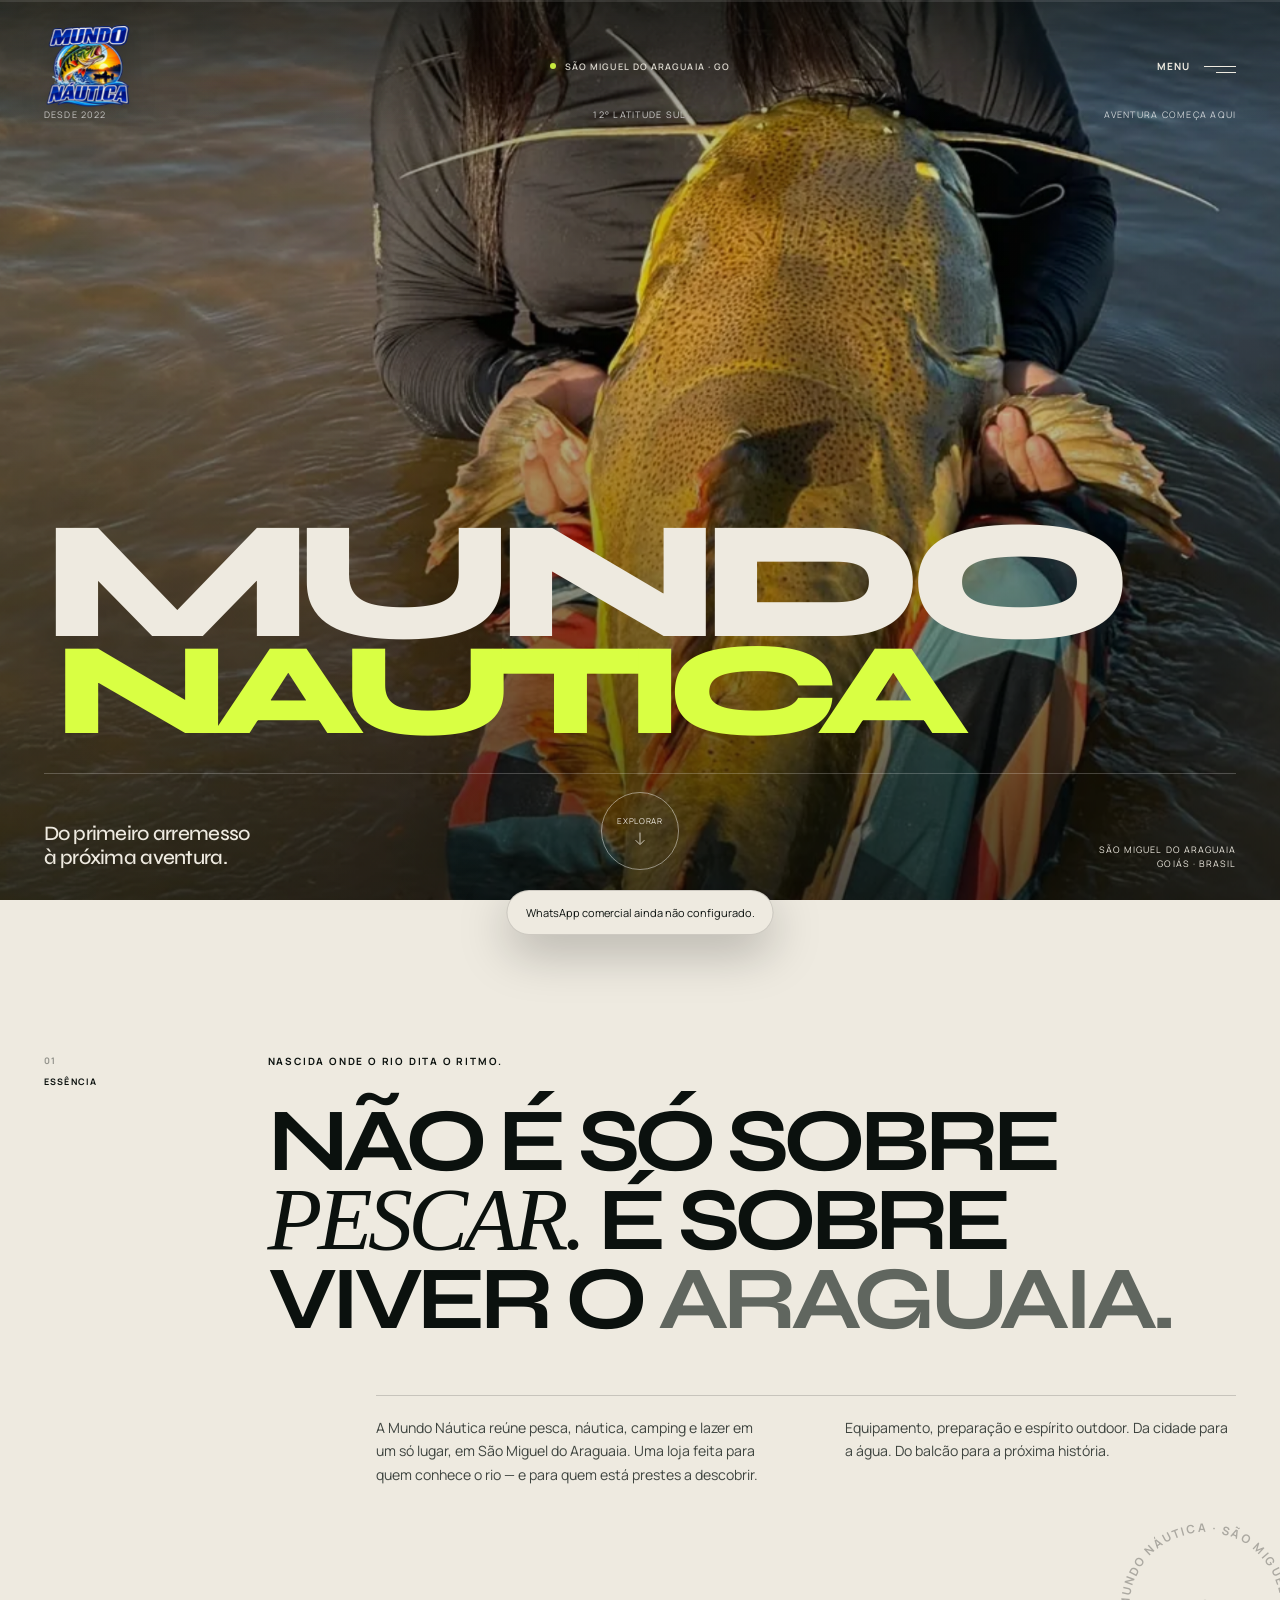
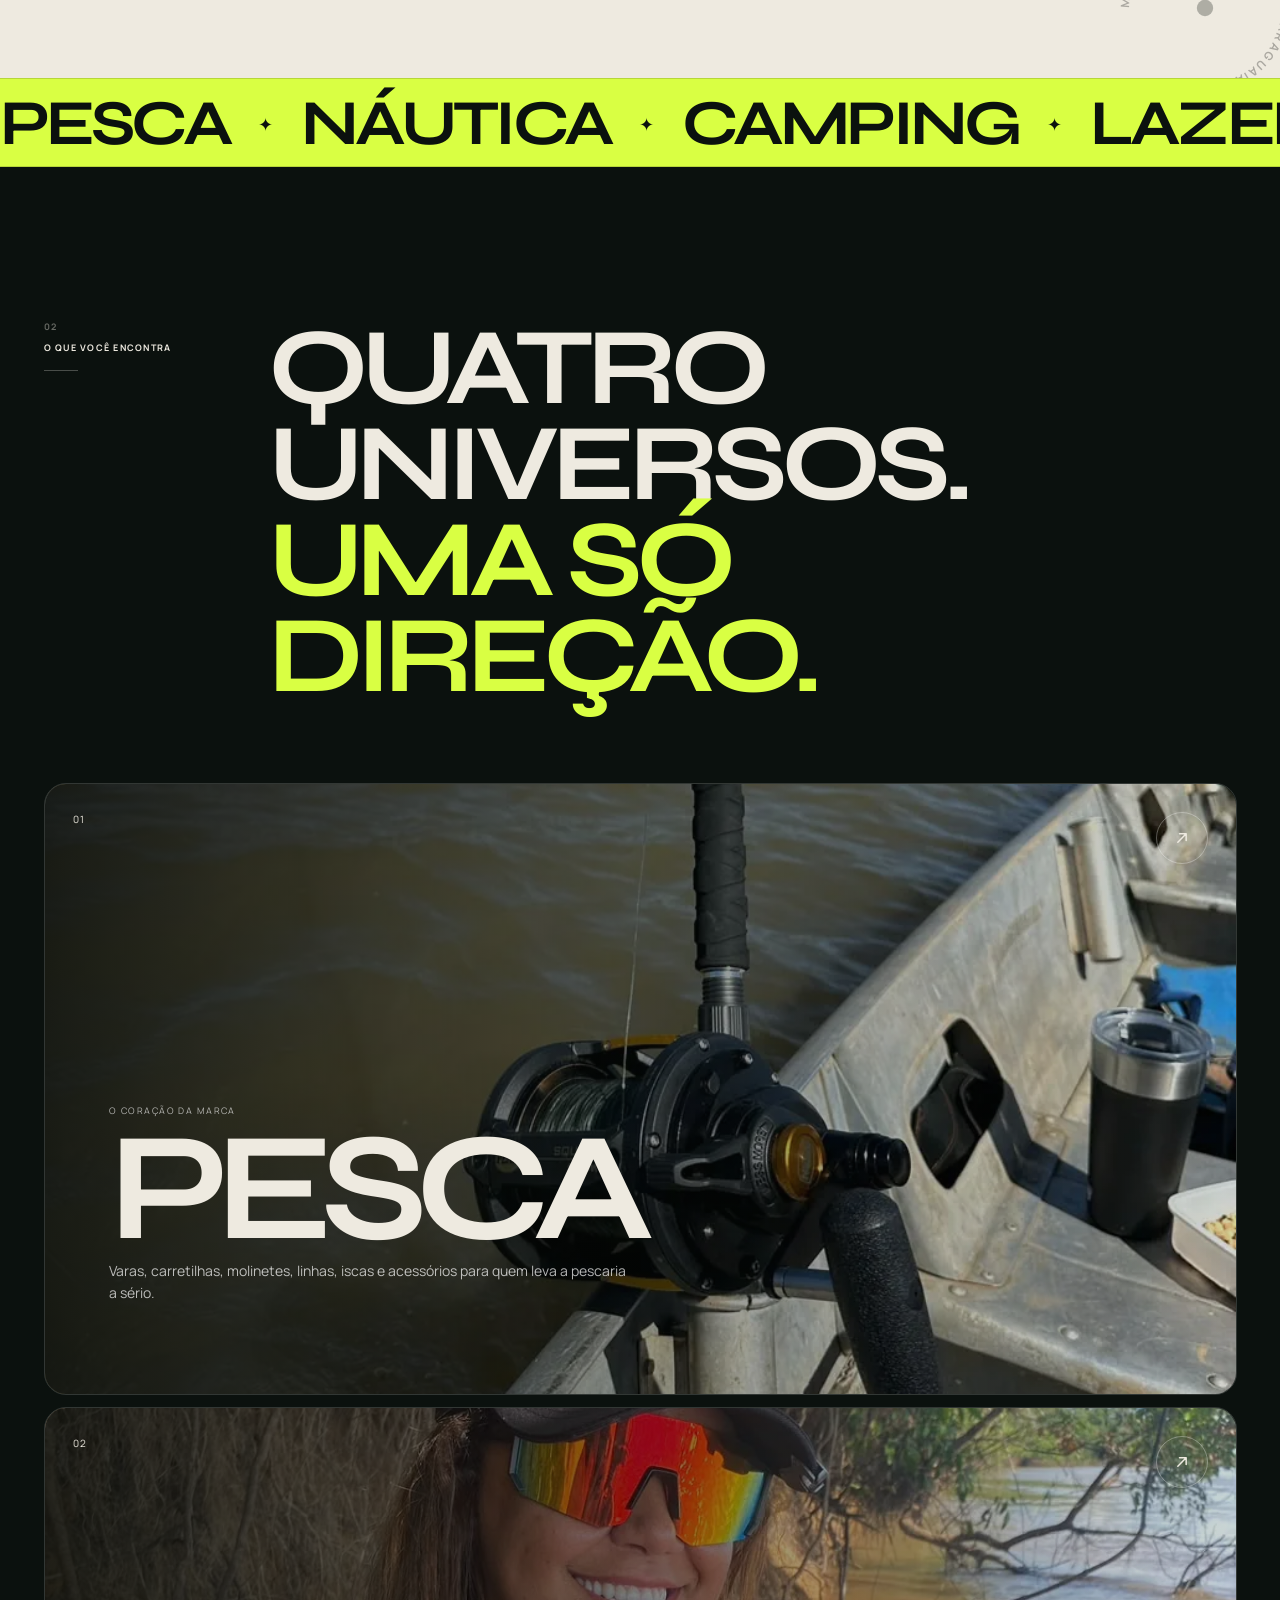
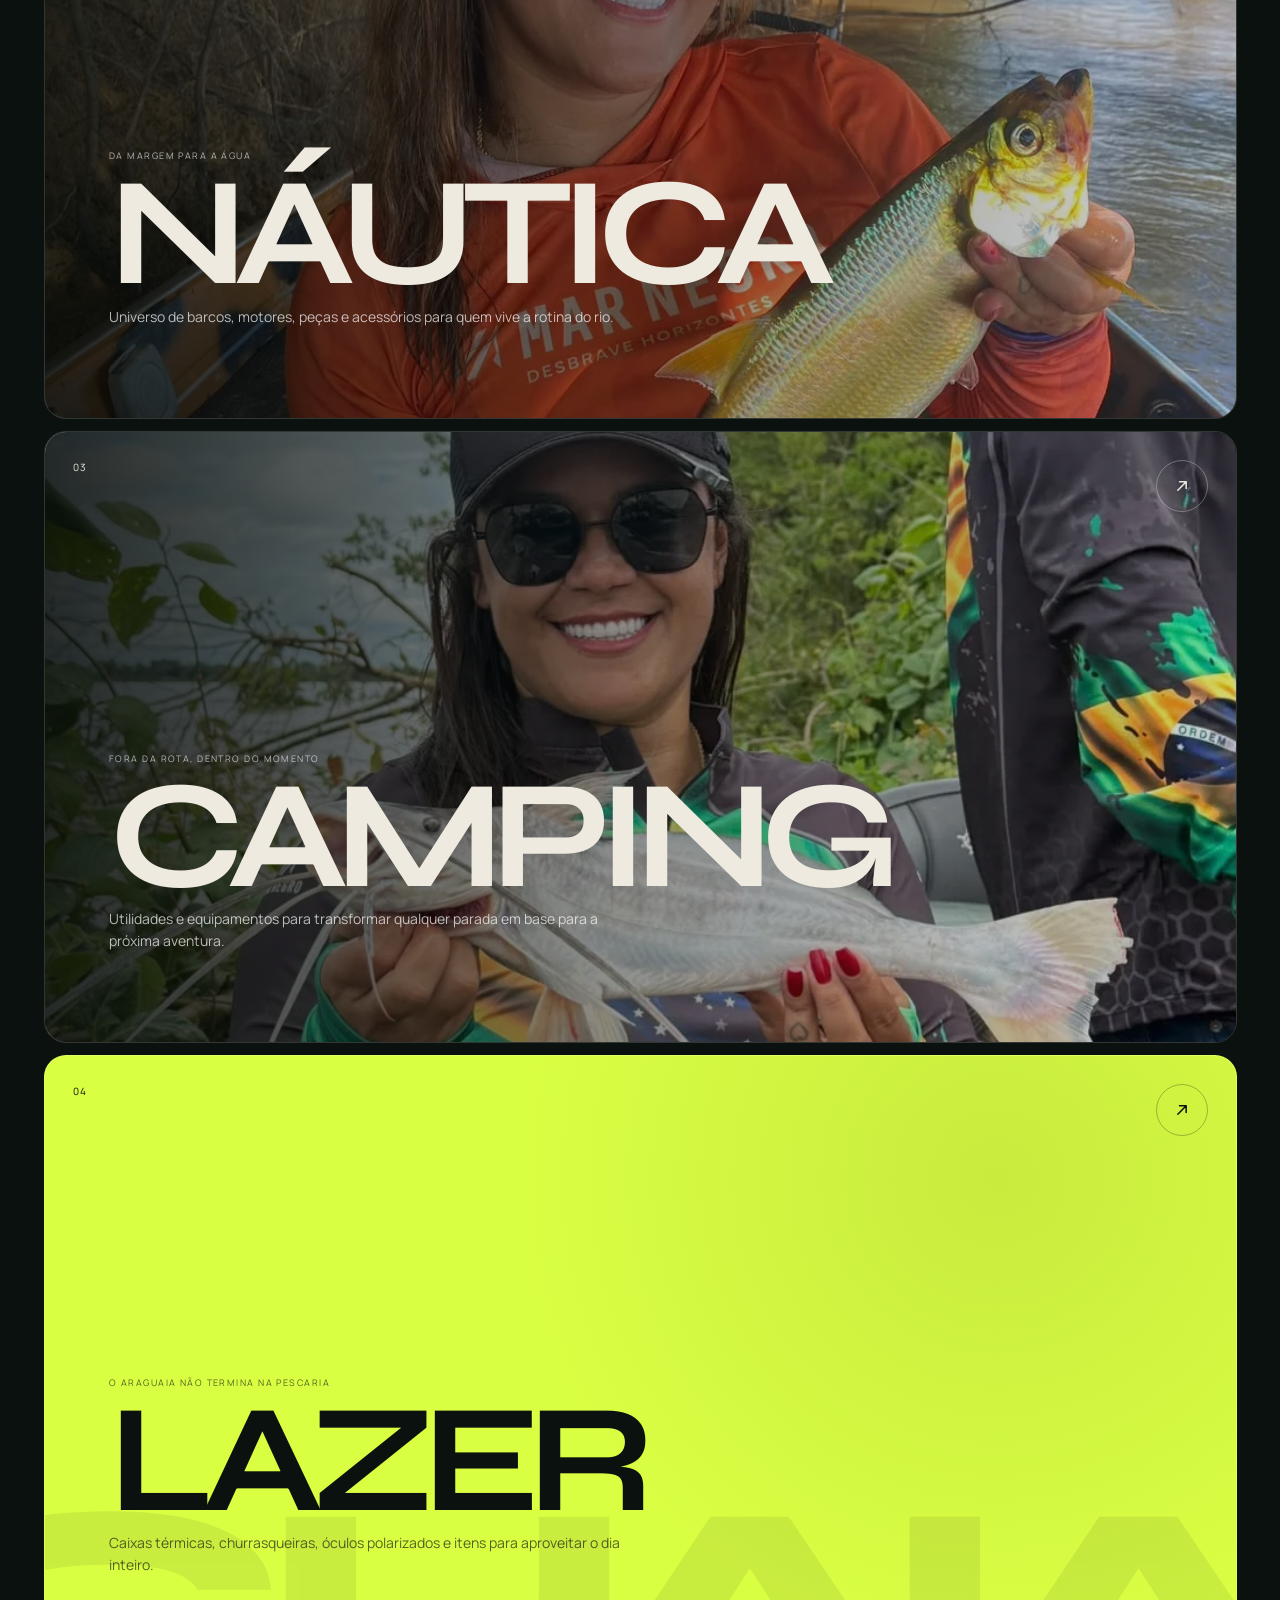
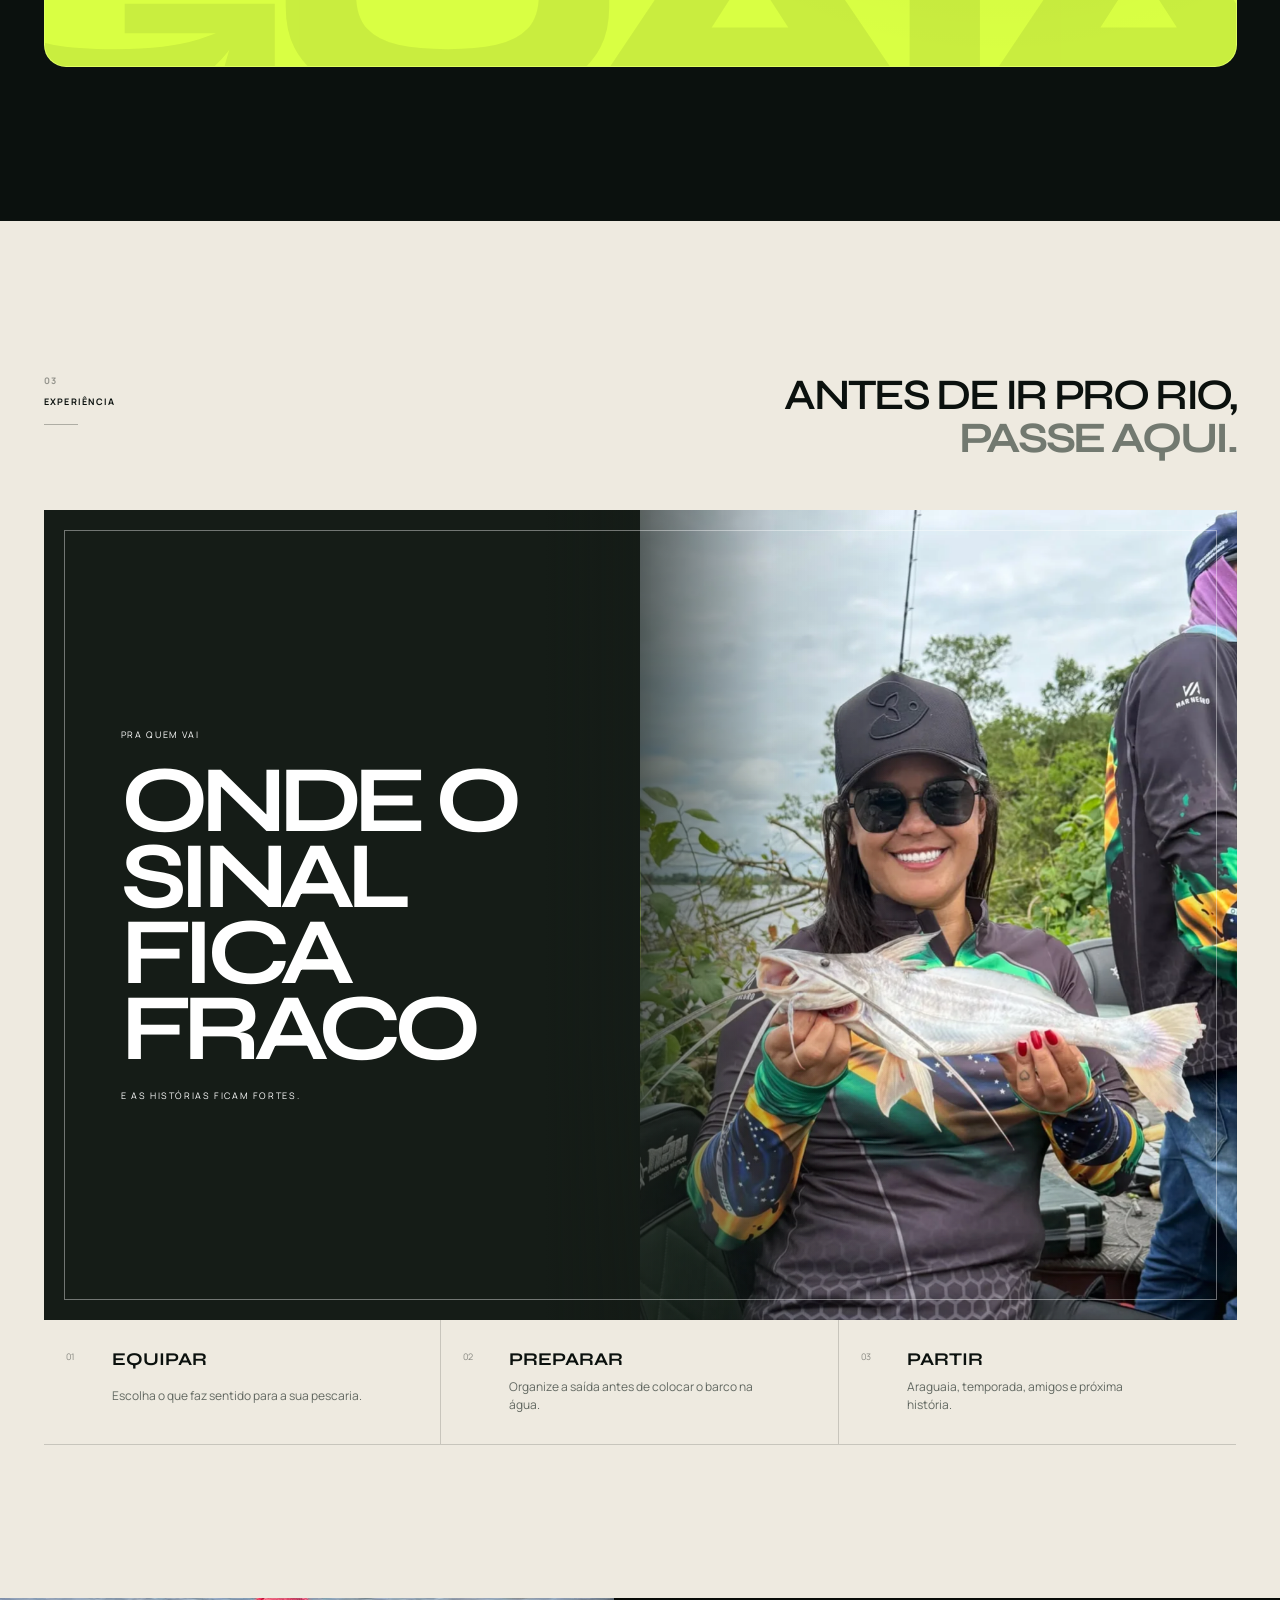
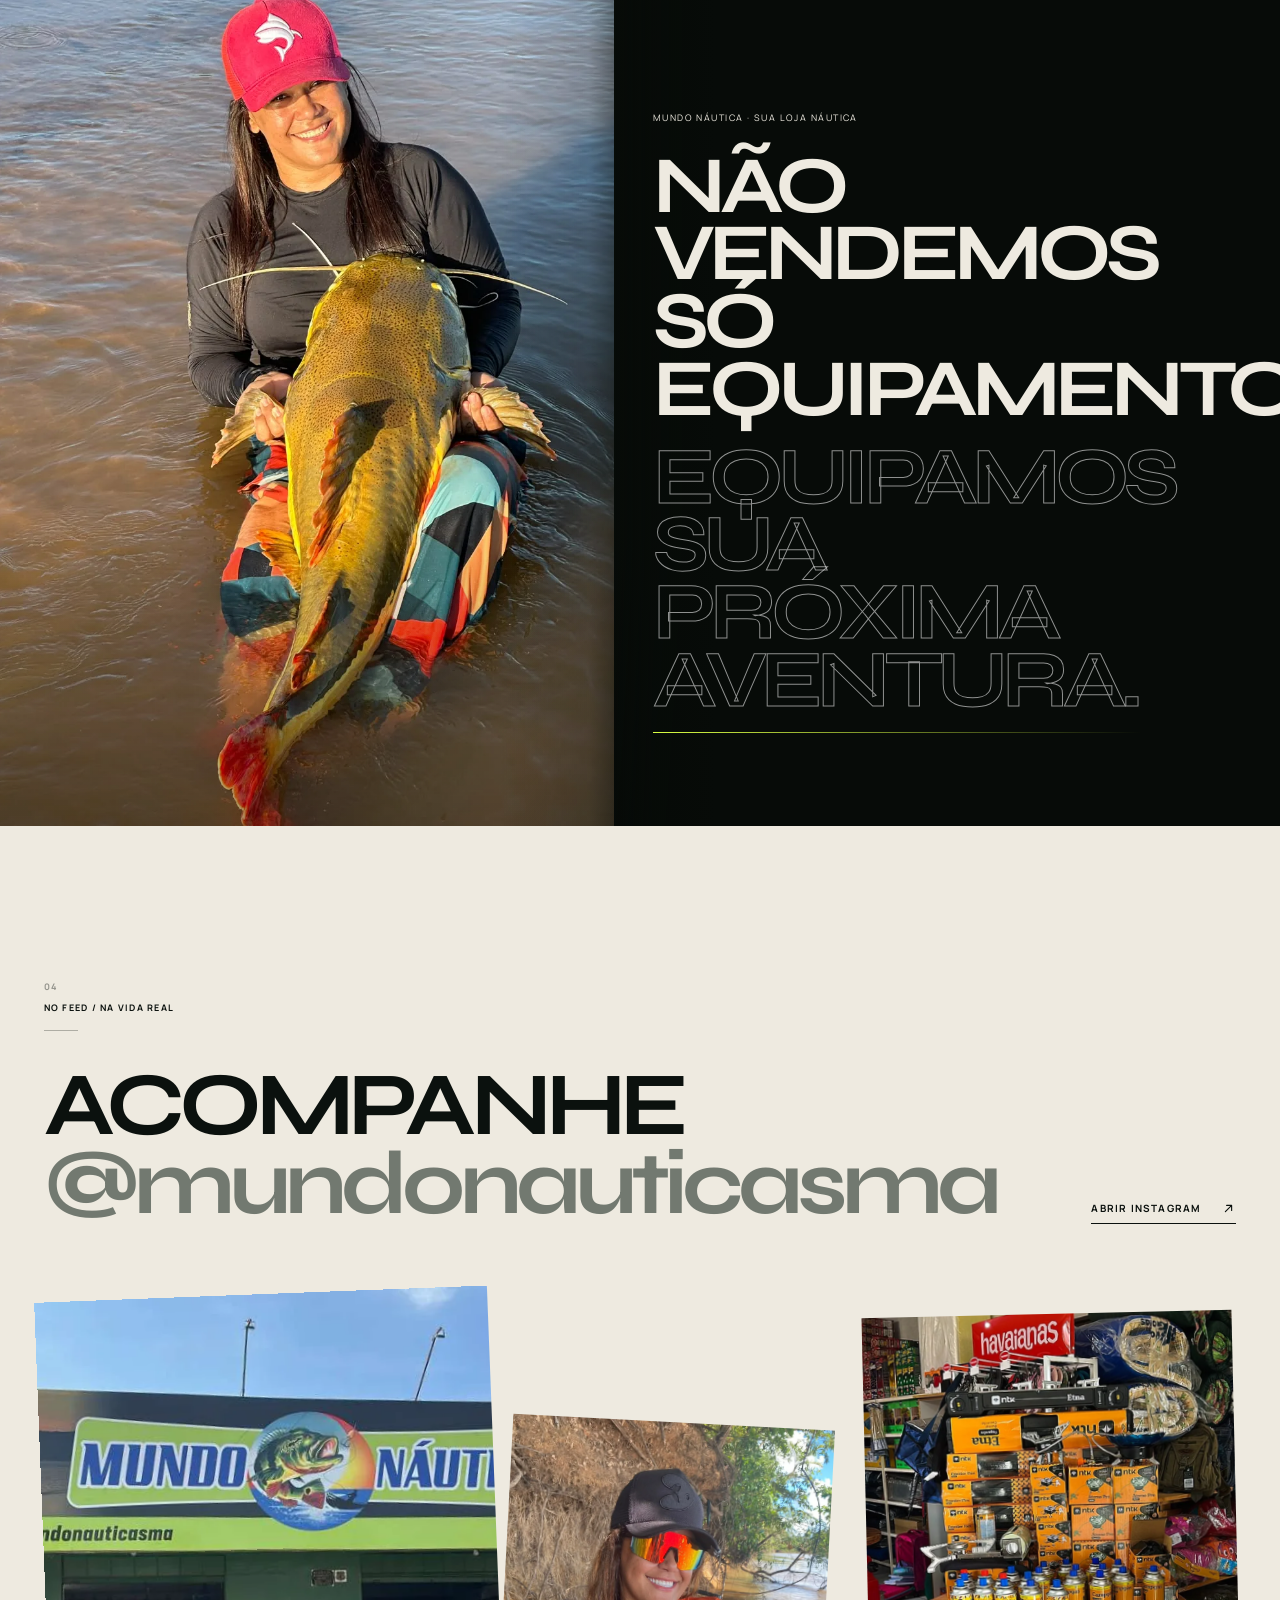
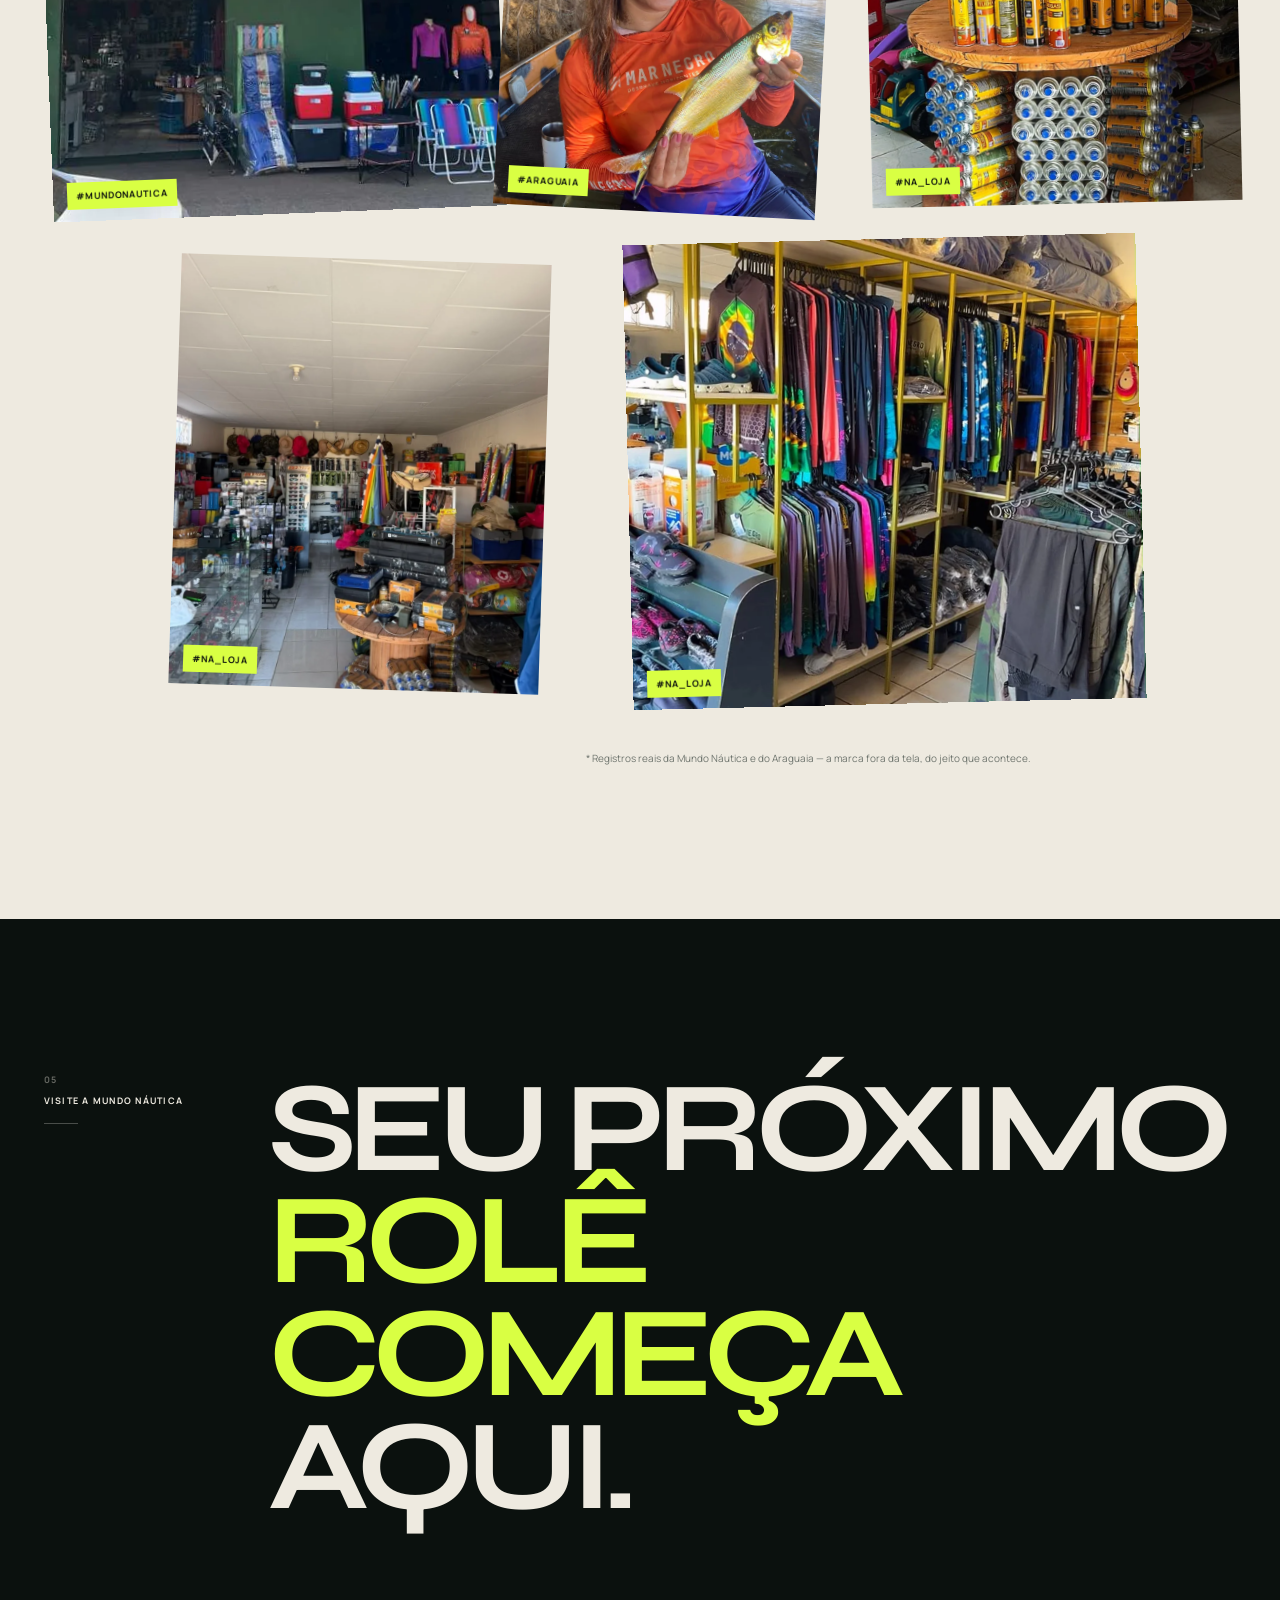
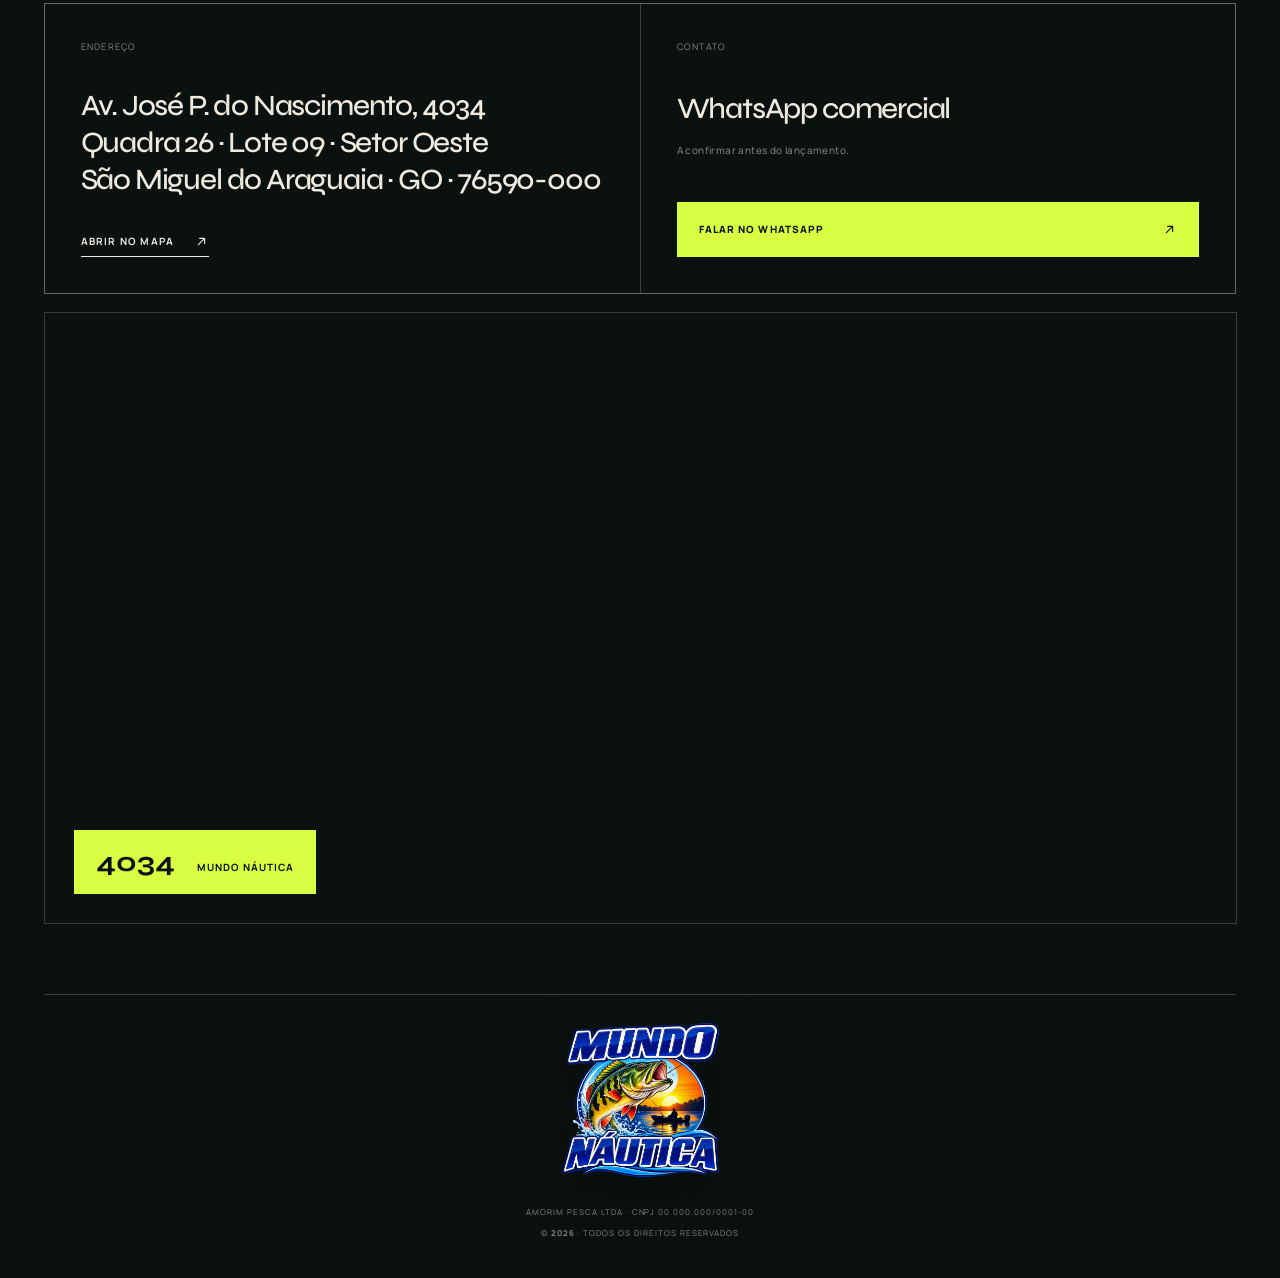
<file: Mundonauticasma/index.html>
<!doctype html>
<html lang="pt-BR">
<head>
  <meta charset="utf-8" />
  <meta name="viewport" content="width=device-width,initial-scale=1,viewport-fit=cover" />
  <meta name="theme-color" content="#0b110e" />
  <title>Mundo Náutica — Pesca, Náutica, Camping e Lazer no Araguaia</title>
  <meta name="description" content="Mundo Náutica em São Miguel do Araguaia. Pesca, náutica, camping e lazer para quem vive o Rio Araguaia." />
  <meta name="keywords" content="Mundo Náutica São Miguel do Araguaia, loja de pesca São Miguel do Araguaia, pesca Araguaia, artigos náuticos, camping, equipamentos de pesca" />
  <meta property="og:title" content="Mundo Náutica — Sua Loja Náutica" />
  <meta property="og:description" content="Do primeiro arremesso à próxima aventura. Pesca, náutica, camping e lazer em São Miguel do Araguaia." />
  <meta property="og:type" content="website" />
  <meta property="og:url" content="https://www.softcore.cloud/Mundonauticasma/" />
  <meta property="og:image" content="https://www.softcore.cloud/Mundonauticasma/assets/logo-mundo-nautica-master.png" />
  <meta property="og:image:secure_url" content="https://www.softcore.cloud/Mundonauticasma/assets/logo-mundo-nautica-master.png" />
  <meta property="og:image:type" content="image/png" />
  <meta property="og:image:width" content="1254" />
  <meta property="og:image:height" content="1254" />
  <meta property="og:image:alt" content="Logo da Mundo Náutica" />
  <meta name="twitter:card" content="summary_large_image" />
  <meta name="twitter:title" content="Mundo Náutica — Sua Loja Náutica" />
  <meta name="twitter:description" content="Do primeiro arremesso à próxima aventura. Pesca, náutica, camping e lazer em São Miguel do Araguaia." />
  <meta name="twitter:image" content="https://www.softcore.cloud/Mundonauticasma/assets/logo-mundo-nautica-master.png" />
  <link rel="preconnect" href="https://fonts.googleapis.com">
  <link rel="preconnect" href="https://fonts.gstatic.com" crossorigin>
  <link href="https://fonts.googleapis.com/css2?family=Manrope:wght@400;500;600;700&family=Syne:wght@500;600;700;800&display=swap" rel="stylesheet">
  <link rel="icon" type="image/png" href="assets/favicon.png" />
  <link rel="stylesheet" href="styles.css" />
  <script type="application/ld+json">
  {
    "@context": "https://schema.org",
    "@type": "SportingGoodsStore",
    "name": "Mundo Náutica",
    "legalName": "Amorim Pesca LTDA",
    "taxID": "00.000.000/0001-00",
    "foundingDate": "2022-01-20",
    "description": "Loja de pesca, náutica, camping, esporte e lazer em São Miguel do Araguaia.",
    "address": {
      "@type": "PostalAddress",
      "streetAddress": "Av. José P. do Nascimento, 4034 - Quadra 26, Lote 09",
      "addressLocality": "São Miguel do Araguaia",
      "addressRegion": "GO",
      "postalCode": "76590-000",
      "addressCountry": "BR"
    },
    "sameAs": ["https://www.instagram.com/mundonauticasma/"]
  }
  </script>
</head>
<body>
  <div class="preloader" aria-hidden="true">
    <div class="preloader__word" aria-label="Mundo Náutica"><span class="preloader__line">MUNDO</span><span class="preloader__line preloader__line--accent">NÁUTICA</span></div>
    <div class="preloader__bar"><i></i></div>
    <div class="preloader__meta"><span>SÃO MIGUEL DO ARAGUAIA</span><span>GO · BR</span></div>
  </div>

  <div class="noise" aria-hidden="true"></div>
  <div class="cursor" aria-hidden="true"><i></i><span>VER</span></div>
  <div class="scroll-progress" aria-hidden="true"><i></i></div>

  <header class="site-header">
    <a href="#top" class="brand magnetic" aria-label="Mundo Náutica - início">
      <img class="brand__logo" src="assets/logo-mundo-nautica-small.webp" alt="Mundo Náutica" width="256" height="256" />
    </a>

    <div class="header__status"><i></i><span>São Miguel do Araguaia · GO</span></div>

    <button class="menu-toggle magnetic" type="button" aria-expanded="false" aria-controls="menu">
      <span>MENU</span><i></i>
    </button>
  </header>

  <nav class="menu" id="menu" aria-hidden="true">
    <div class="menu__backdrop"></div>
    <div class="menu__inner">
      <div class="menu__top"><span>NAVEGAR</span><span>01—05</span></div>
      <a href="#sobre"><span>01</span><strong>Essência</strong></a>
      <a href="#categorias"><span>02</span><strong>Universos</strong></a>
      <a href="#experiencia"><span>03</span><strong>Experiência</strong></a>
      <a href="#instagram"><span>04</span><strong>Instagram</strong></a>
      <a href="#visite"><span>05</span><strong>Visite</strong></a>
      <div class="menu__footer">
        <a href="https://www.instagram.com/mundonauticasma/" target="_blank" rel="noreferrer">@mundonauticasma <svg class="icon-arrow" viewBox="0 0 24 24" aria-hidden="true" focusable="false"><path d="M7 17 17 7M9 7h8v8"/></svg></a>
        <span>Pesca · Náutica · Camping · Lazer</span>
      </div>
    </div>
  </nav>

  <main id="top">
    <section class="hero section-dark">
      <div class="hero__media" data-speed="0.12">
        <img src="assets/photos/pescaria-araguaia.webp" alt="Barco em um rio durante o pôr do sol" fetchpriority="high" decoding="async" />
        <div class="hero__veil"></div>
      </div>

      <div class="hero__eyebrow reveal">
        <span>DESDE 2022</span>
        <span>12° LATITUDE SUL</span>
        <span>AVENTURA COMEÇA AQUI</span>
      </div>

      <div class="hero__title-wrap">
        <h1 class="hero__title" aria-label="Mundo Náutica">
          <span class="line"><b>MUNDO</b></span>
          <span class="line line--accent"><b>NÁUTICA</b><sup>™</sup></span>
        </h1>
      </div>

      <div class="hero__bottom reveal">
        <p>Do primeiro arremesso<br>à próxima aventura.</p>
        <a href="#categorias" class="round-link magnetic" aria-label="Explorar o site">
          <span>EXPLORAR</span>
          <svg viewBox="0 0 20 20" aria-hidden="true"><path d="M10 2v14M4.5 11.5 10 17l5.5-5.5"/></svg>
        </a>
        <div class="hero__coord">SÃO MIGUEL DO ARAGUAIA<br>GOIÁS · BRASIL</div>
      </div>
    </section>

    <section class="manifesto" id="sobre">
      <div class="manifesto__index reveal"><span>01</span><span>ESSÊNCIA</span></div>
      <div class="manifesto__content">
        <p class="kicker reveal">NASCIDA ONDE O RIO DITA O RITMO.</p>
        <h2 class="display split-lines">
          NÃO É SÓ SOBRE<br>
          <em>PESCAR.</em> É SOBRE<br>
          VIVER O <span>ARAGUAIA.</span>
        </h2>
        <div class="manifesto__grid reveal">
          <p>A Mundo Náutica reúne pesca, náutica, camping e lazer em um só lugar, em São Miguel do Araguaia. Uma loja feita para quem conhece o rio — e para quem está prestes a descobrir.</p>
          <p>Equipamento, preparação e espírito outdoor. Da cidade para a água. Do balcão para a próxima história.</p>
        </div>
      </div>
      <div class="manifesto__stamp" aria-hidden="true">
        <svg viewBox="0 0 180 180">
          <defs><path id="circlePath" d="M90,90 m-65,0 a65,65 0 1,1 130,0 a65,65 0 1,1 -130,0" /></defs>
          <text><textPath href="#circlePath">MUNDO NÁUTICA · SÃO MIGUEL DO ARAGUAIA · </textPath></text>
          <circle cx="90" cy="90" r="7" />
        </svg>
      </div>
    </section>

    <section class="marquee" aria-label="Categorias">
      <div class="marquee__track">
        <span>PESCA</span><i>✦</i><span>NÁUTICA</span><i>✦</i><span>CAMPING</span><i>✦</i><span>LAZER</span><i>✦</i>
        <span>PESCA</span><i>✦</i><span>NÁUTICA</span><i>✦</i><span>CAMPING</span><i>✦</i><span>LAZER</span><i>✦</i>
      </div>
    </section>

    <section class="worlds section-dark" id="categorias">
      <div class="worlds__head">
        <div class="section-label reveal"><span>02</span><span>O QUE VOCÊ ENCONTRA</span></div>
        <h2 class="display display--lg split-lines">QUATRO UNIVERSOS.<br><span>UMA SÓ DIREÇÃO.</span></h2>
      </div>

      <div class="worlds__stack">
        <article class="world-card premium-hover" data-cursor="PESCA">
          <div class="world-card__bg"><img src="assets/photos/araguaia-carretilha.webp" alt="Carretilha pronta para a pescaria no Rio Araguaia" loading="lazy" decoding="async"></div>
          <div class="world-card__shade"></div>
          <div class="world-card__num">01</div>
          <div class="world-card__copy">
            <span>O CORAÇÃO DA MARCA</span>
            <h3>PESCA</h3>
            <p>Varas, carretilhas, molinetes, linhas, iscas e acessórios para quem leva a pescaria a sério.</p>
          </div>
          <div class="world-card__arrow" aria-hidden="true"><svg class="icon-arrow" viewBox="0 0 24 24" aria-hidden="true" focusable="false"><path d="M7 17 17 7M9 7h8v8"/></svg></div>
        </article>

        <article class="world-card premium-hover" data-cursor="NÁUTICA">
          <div class="world-card__bg"><img src="assets/photos/cliente-pescaria-01.webp" alt="Pescadores em um barco" loading="lazy" decoding="async"></div>
          <div class="world-card__shade"></div>
          <div class="world-card__num">02</div>
          <div class="world-card__copy">
            <span>DA MARGEM PARA A ÁGUA</span>
            <h3>NÁUTICA</h3>
            <p>Universo de barcos, motores, peças e acessórios para quem vive a rotina do rio.</p>
          </div>
          <div class="world-card__arrow" aria-hidden="true"><svg class="icon-arrow" viewBox="0 0 24 24" aria-hidden="true" focusable="false"><path d="M7 17 17 7M9 7h8v8"/></svg></div>
        </article>

        <article class="world-card premium-hover" data-cursor="CAMPING">
          <div class="world-card__bg"><img src="assets/photos/cliente-pescaria-02.webp" alt="Vara de pesca ao pôr do sol" loading="lazy" decoding="async"></div>
          <div class="world-card__shade"></div>
          <div class="world-card__num">03</div>
          <div class="world-card__copy">
            <span>FORA DA ROTA, DENTRO DO MOMENTO</span>
            <h3>CAMPING</h3>
            <p>Utilidades e equipamentos para transformar qualquer parada em base para a próxima aventura.</p>
          </div>
          <div class="world-card__arrow" aria-hidden="true"><svg class="icon-arrow" viewBox="0 0 24 24" aria-hidden="true" focusable="false"><path d="M7 17 17 7M9 7h8v8"/></svg></div>
        </article>

        <article class="world-card world-card--lime premium-hover" data-cursor="LAZER">
          <div class="world-card__shade"></div>
          <div class="world-card__num">04</div>
          <div class="world-card__copy">
            <span>O ARAGUAIA NÃO TERMINA NA PESCARIA</span>
            <h3>LAZER</h3>
            <p>Caixas térmicas, churrasqueiras, óculos polarizados e itens para aproveitar o dia inteiro.</p>
          </div>
          <div class="world-card__bigword" aria-hidden="true">ARAGUAIA</div>
          <div class="world-card__arrow" aria-hidden="true"><svg class="icon-arrow" viewBox="0 0 24 24" aria-hidden="true" focusable="false"><path d="M7 17 17 7M9 7h8v8"/></svg></div>
        </article>
      </div>
    </section>

    <section class="experience" id="experiencia">
      <div class="experience__top">
        <div class="section-label reveal"><span>03</span><span>EXPERIÊNCIA</span></div>
        <p class="experience__lead reveal">ANTES DE IR PRO RIO,<br><strong>PASSE AQUI.</strong></p>
      </div>

      <div class="experience__stage premium-hover" data-cursor="ARAGUAIA">
        <div class="experience__photo">
          <img src="assets/photos/cliente-pescaria-02.webp" alt="Cliente em pescaria no Araguaia com peixe capturado" loading="lazy" decoding="async">
        </div>
        <div class="experience__frame"></div>
        <div class="experience__headline">
          <span class="reveal">PRA QUEM VAI</span>
          <strong class="split-lines">ONDE O SINAL<br>FICA FRACO</strong>
          <em class="reveal">E AS HISTÓRIAS FICAM FORTES.</em>
        </div>
      </div>

      <div class="ticker-list">
        <div><span>01</span><strong>EQUIPAR</strong><p>Escolha o que faz sentido para a sua pescaria.</p></div>
        <div><span>02</span><strong>PREPARAR</strong><p>Organize a saída antes de colocar o barco na água.</p></div>
        <div><span>03</span><strong>PARTIR</strong><p>Araguaia, temporada, amigos e próxima história.</p></div>
      </div>
    </section>

    <section class="statement section-dark premium-section">
      <div class="statement__media" data-speed="0.08"><img src="assets/photos/pescaria-araguaia.webp" alt="Pescaria real no Rio Araguaia" loading="lazy" decoding="async"></div>
      <div class="statement__overlay"></div>
      <div class="statement__copy">
        <p class="reveal">MUNDO NÁUTICA · SUA LOJA NÁUTICA</p>
        <h2 class="split-lines">NÃO VENDEMOS<br>SÓ EQUIPAMENTO.</h2>
        <h2 class="statement__ghost split-lines">EQUIPAMOS SUA<br>PRÓXIMA AVENTURA.</h2>
      </div>
    </section>

    <section class="social" id="instagram">
      <div class="section-label reveal"><span>04</span><span>NO FEED / NA VIDA REAL</span></div>
      <div class="social__header">
        <h2 class="display split-lines">ACOMPANHE<br><span>@mundonauticasma</span></h2>
        <a class="text-link magnetic" href="https://www.instagram.com/mundonauticasma/" target="_blank" rel="noreferrer">ABRIR INSTAGRAM <i aria-hidden="true"><svg class="icon-arrow" viewBox="0 0 24 24" aria-hidden="true" focusable="false"><path d="M7 17 17 7M9 7h8v8"/></svg></i></a>
      </div>
      <div class="social__cards">
        <a href="https://www.instagram.com/mundonauticasma/" target="_blank" rel="noreferrer" class="social-card social-card--one" data-cursor="ABRIR">
          <img src="assets/photos/fachada-mundo-nautica.webp" alt="Fachada da Mundo Náutica em São Miguel do Araguaia" loading="lazy" decoding="async">
          <span>#MUNDONAUTICA</span>
        </a>
        <a href="https://www.instagram.com/mundonauticasma/" target="_blank" rel="noreferrer" class="social-card social-card--two" data-cursor="ABRIR">
          <img src="assets/photos/cliente-pescaria-01.webp" alt="Cliente da Mundo Náutica em pescaria no Araguaia" loading="lazy" decoding="async">
          <span>#ARAGUAIA</span>
        </a>
        <a href="https://www.instagram.com/mundonauticasma/" target="_blank" rel="noreferrer" class="social-card social-card--three" data-cursor="ABRIR">
          <img src="assets/photos/interior-produtos.webp" alt="Produtos e acessórios no interior da Mundo Náutica" loading="lazy" decoding="async">
          <span>#NA_LOJA</span>
        </a>
        <a href="https://www.instagram.com/mundonauticasma/" target="_blank" rel="noreferrer" class="social-card social-card--four" data-cursor="ABRIR">
          <img src="assets/photos/interior-loja-02.webp" alt="Variedade de pesca, camping e acessórios dentro da Mundo Náutica" loading="lazy" decoding="async">
          <span>#NA_LOJA</span>
        </a>
        <a href="https://www.instagram.com/mundonauticasma/" target="_blank" rel="noreferrer" class="social-card social-card--five" data-cursor="ABRIR">
          <img src="assets/photos/interior-loja-03.webp" alt="Roupas, equipamentos e artigos para aventura na Mundo Náutica" loading="lazy" decoding="async">
          <span>#NA_LOJA</span>
        </a>
      </div>
      <p class="social__note">* Registros reais da Mundo Náutica e do Araguaia — a marca fora da tela, do jeito que acontece.</p>
    </section>

    <section class="visit section-dark" id="visite">
      <div class="visit__top">
        <div class="section-label reveal"><span>05</span><span>VISITE A MUNDO NÁUTICA</span></div>
        <div class="visit__title">
          <h2 class="display display--xl split-lines">SEU PRÓXIMO<br><span>ROLÊ COMEÇA</span><br>AQUI.</h2>
        </div>
      </div>

      <div class="visit__grid">
        <div class="visit__address reveal">
          <span>ENDEREÇO</span>
          <p>Av. José P. do Nascimento, 4034<br>Quadra 26 · Lote 09 · Setor Oeste<br>São Miguel do Araguaia · GO · 76590-000</p>
          <a class="text-link magnetic" href="https://www.google.com/maps/search/?api=1&query=Av.+Jos%C3%A9+P.+do+Nascimento+4034+S%C3%A3o+Miguel+do+Araguaia+GO" target="_blank" rel="noreferrer">ABRIR NO MAPA <i aria-hidden="true"><svg class="icon-arrow" viewBox="0 0 24 24" aria-hidden="true" focusable="false"><path d="M7 17 17 7M9 7h8v8"/></svg></i></a>
        </div>
        <div class="visit__contact reveal" id="contato">
          <span>CONTATO</span>
          <p>WhatsApp comercial<br><small>A confirmar antes do lançamento.</small></p>
          <button class="cta magnetic" id="whatsappCta" type="button"><span>FALAR NO WHATSAPP</span><i aria-hidden="true"><svg class="icon-arrow" viewBox="0 0 24 24" aria-hidden="true" focusable="false"><path d="M7 17 17 7M9 7h8v8"/></svg></i></button>
        </div>
      </div>

      <div class="visit__map" data-cursor="MAPA">
        <iframe title="Mapa da Mundo Náutica" loading="lazy" referrerpolicy="no-referrer-when-downgrade" src="https://www.google.com/maps?q=Av.%20Jos%C3%A9%20P.%20do%20Nascimento%204034%20S%C3%A3o%20Miguel%20do%20Araguaia%20GO&output=embed"></iframe>
        <div class="visit__map-label"><span>4034</span><strong>MUNDO NÁUTICA</strong></div>
      </div>

      <div class="visit__footer">
        <div class="visit__logo"><img src="assets/logo-mundo-nautica.webp" alt="Mundo Náutica" width="640" height="640" loading="lazy" decoding="async" /></div>
        <div class="visit__meta">
          <span>AMORIM PESCA LTDA · CNPJ 00.000.000/0001-00</span>
          <span>© <b id="year"></b> · TODOS OS DIREITOS RESERVADOS</span>
        </div>
      </div>
    </section>
  </main>

  <div class="toast" role="status" aria-live="polite"><span>WhatsApp comercial ainda não configurado.</span></div>

  <script src="https://cdn.jsdelivr.net/npm/gsap@3.12.5/dist/gsap.min.js" integrity="sha384-g4NTh/Iv5PPU4xPyhEWqPcwtNXOvdaDI8LLnyYfyNZOjKJeYQyjzQ9X5275eBjpt" crossorigin="anonymous"></script>
  <script src="script.js"></script>
</body>
</html>
</file>
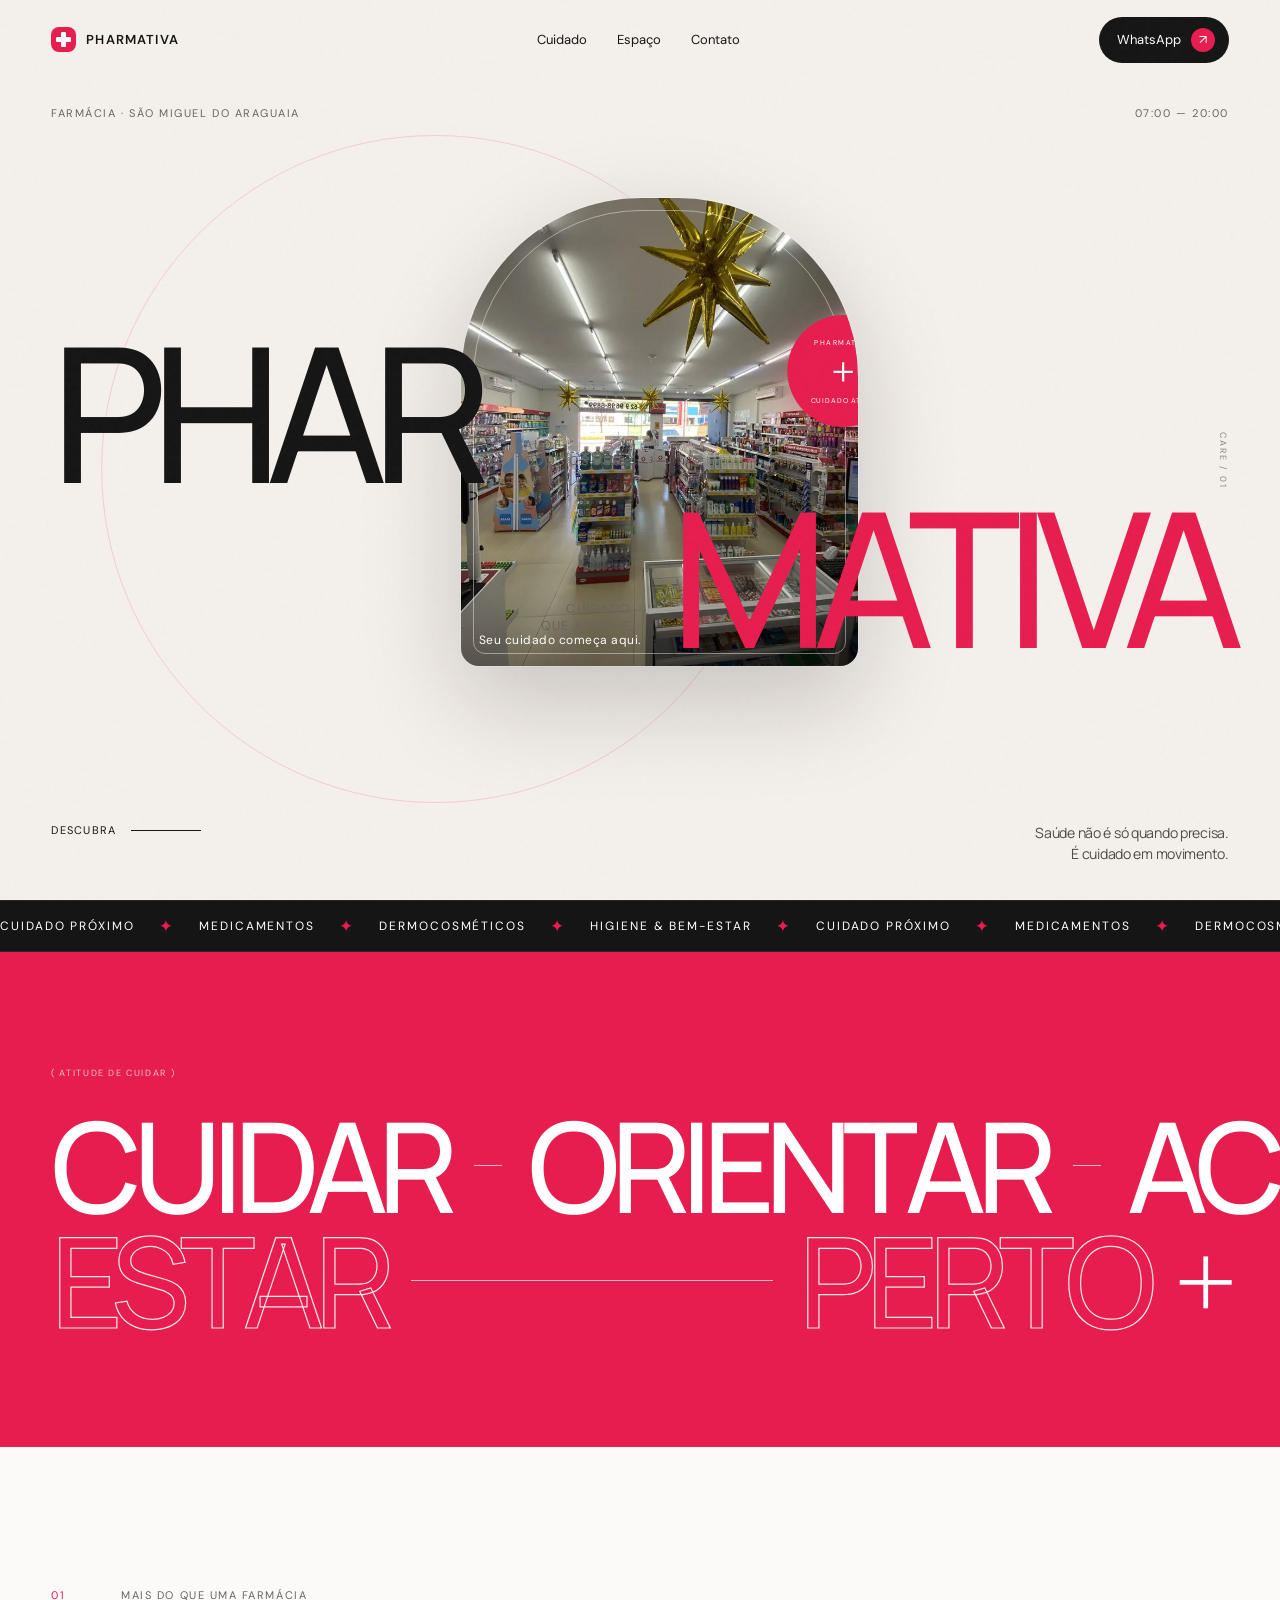
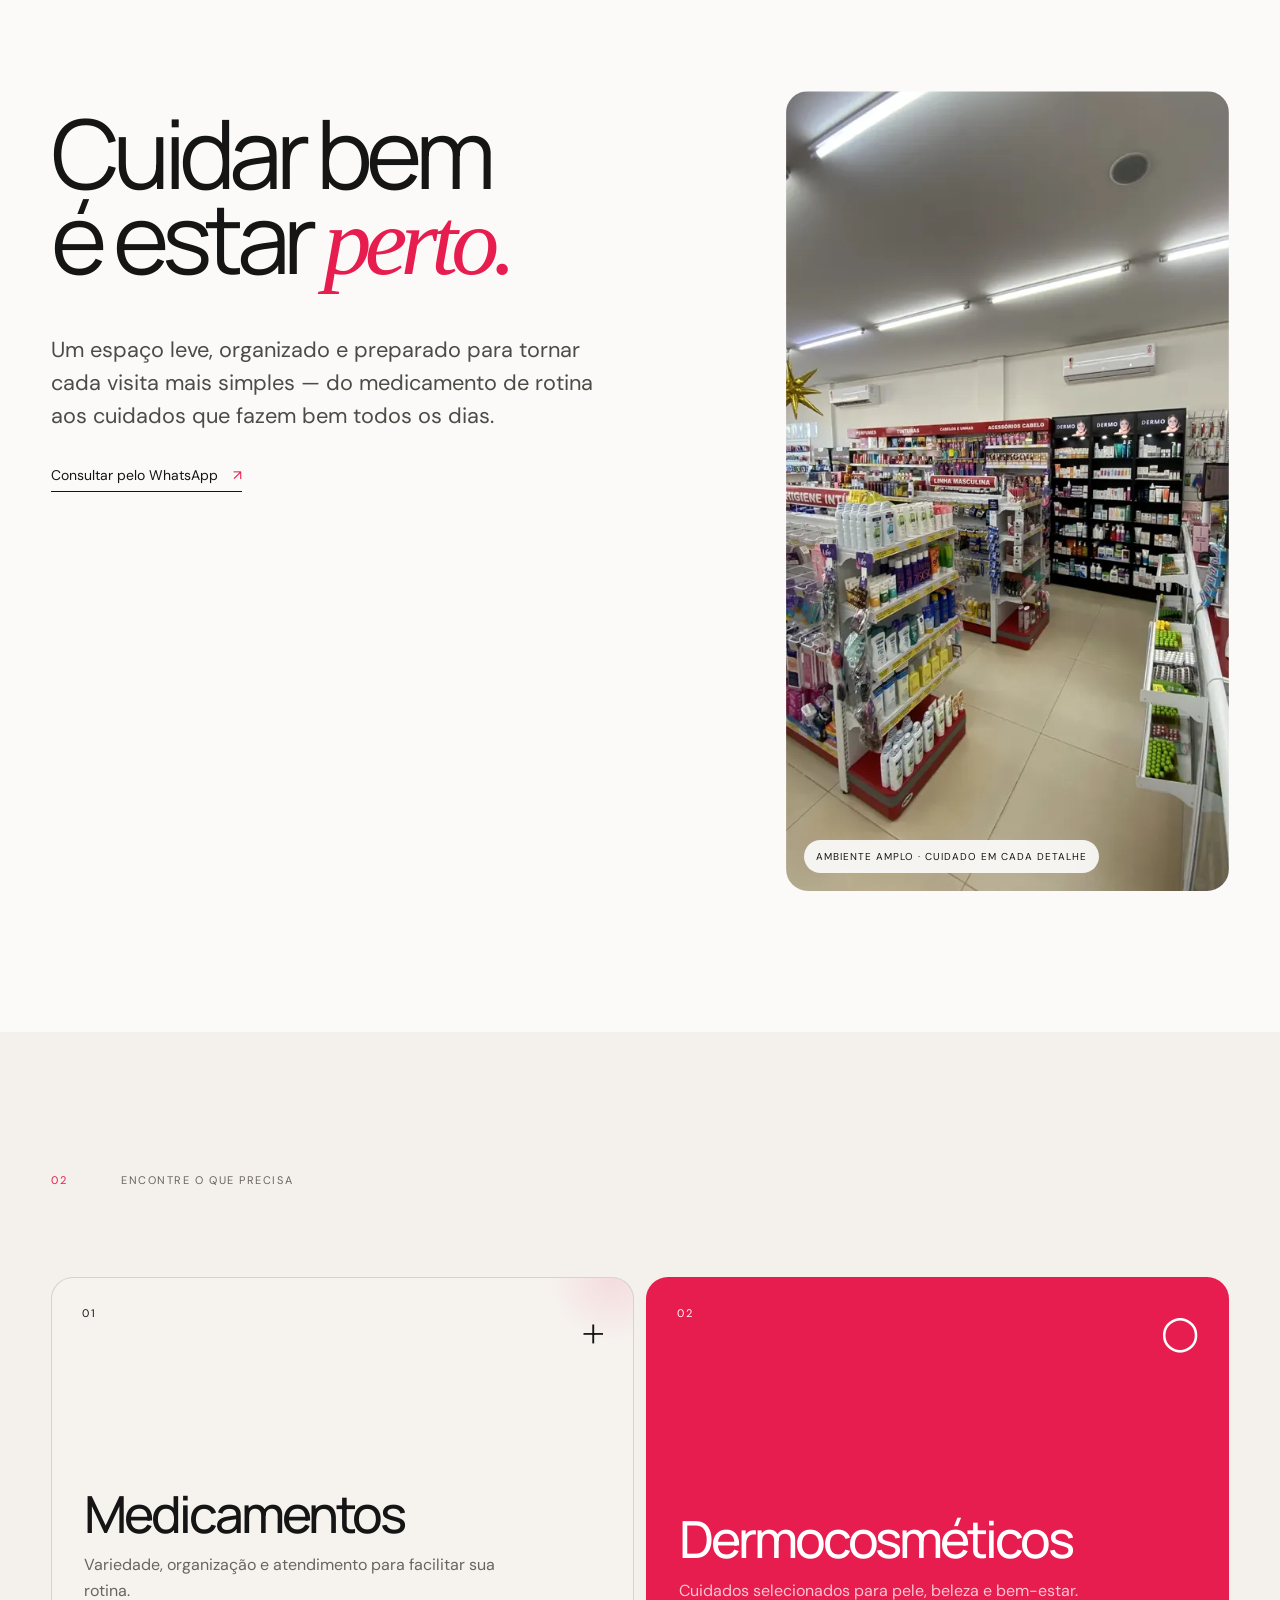
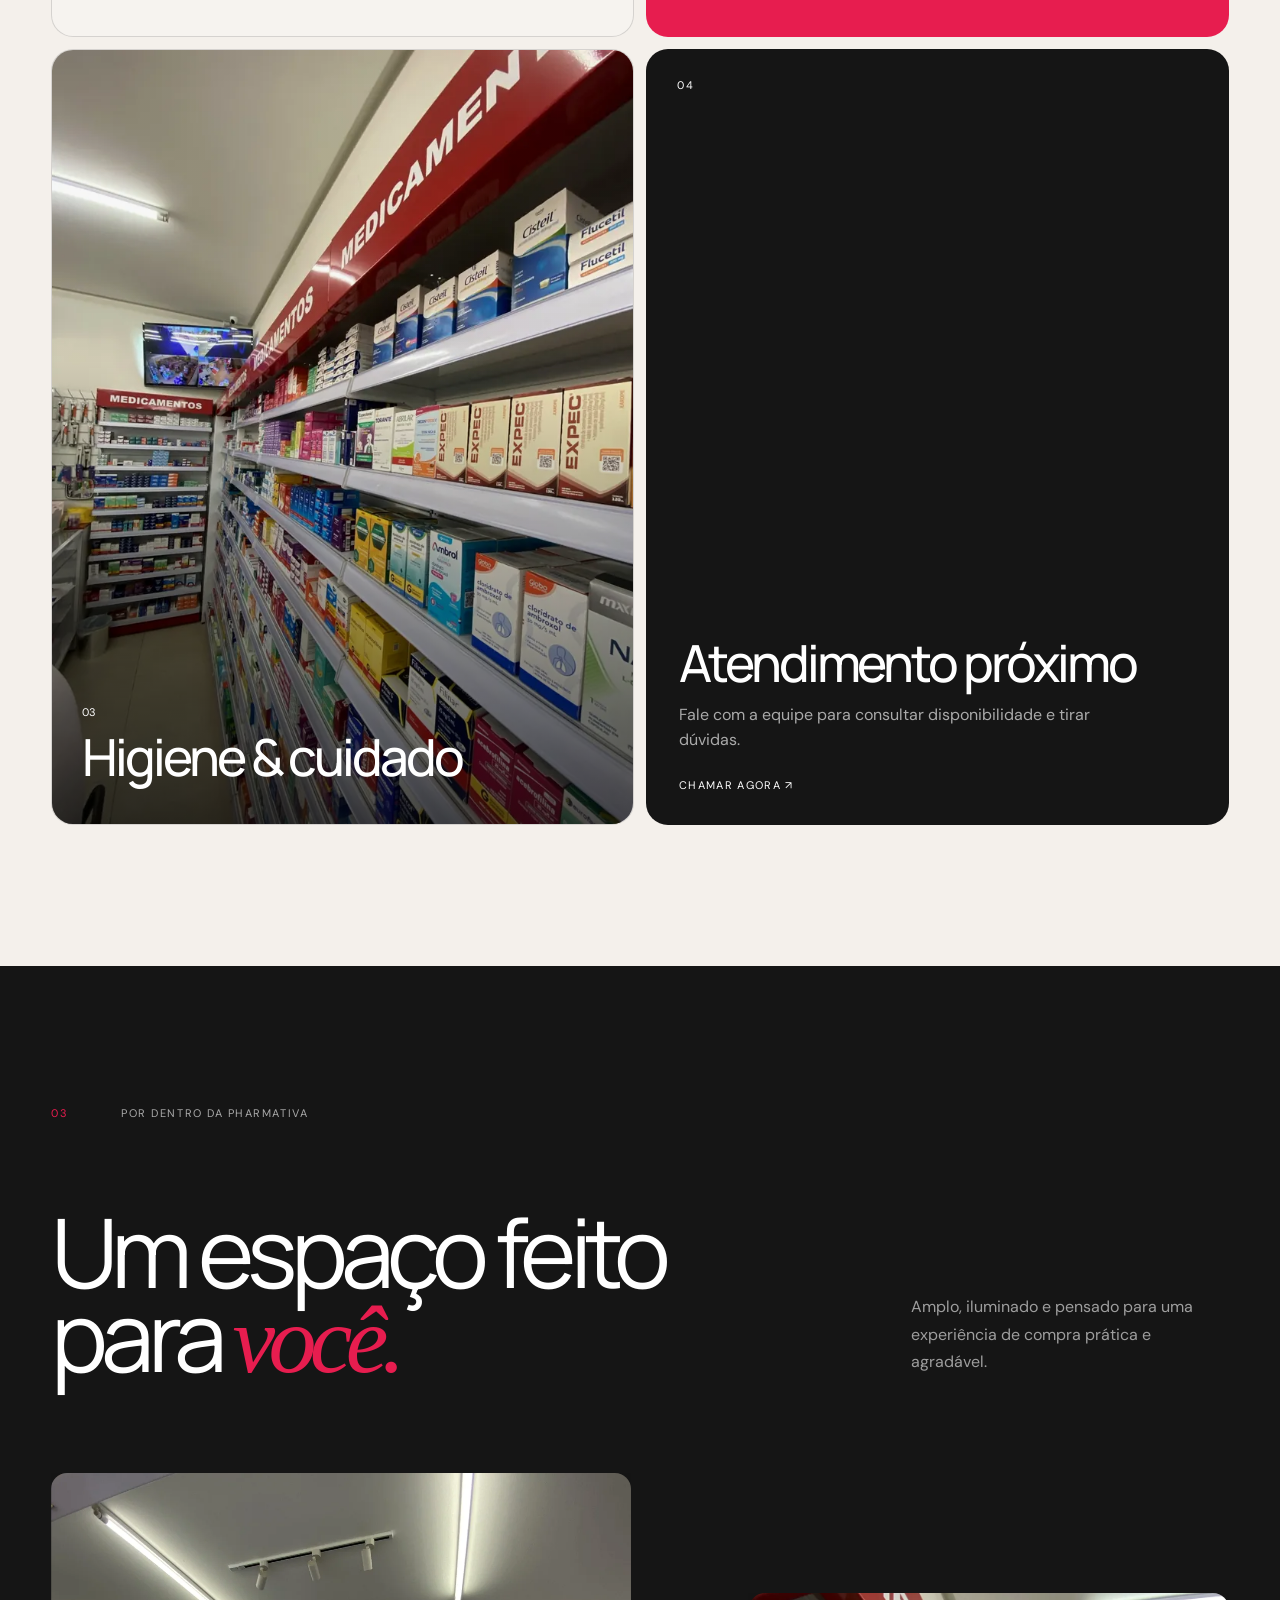
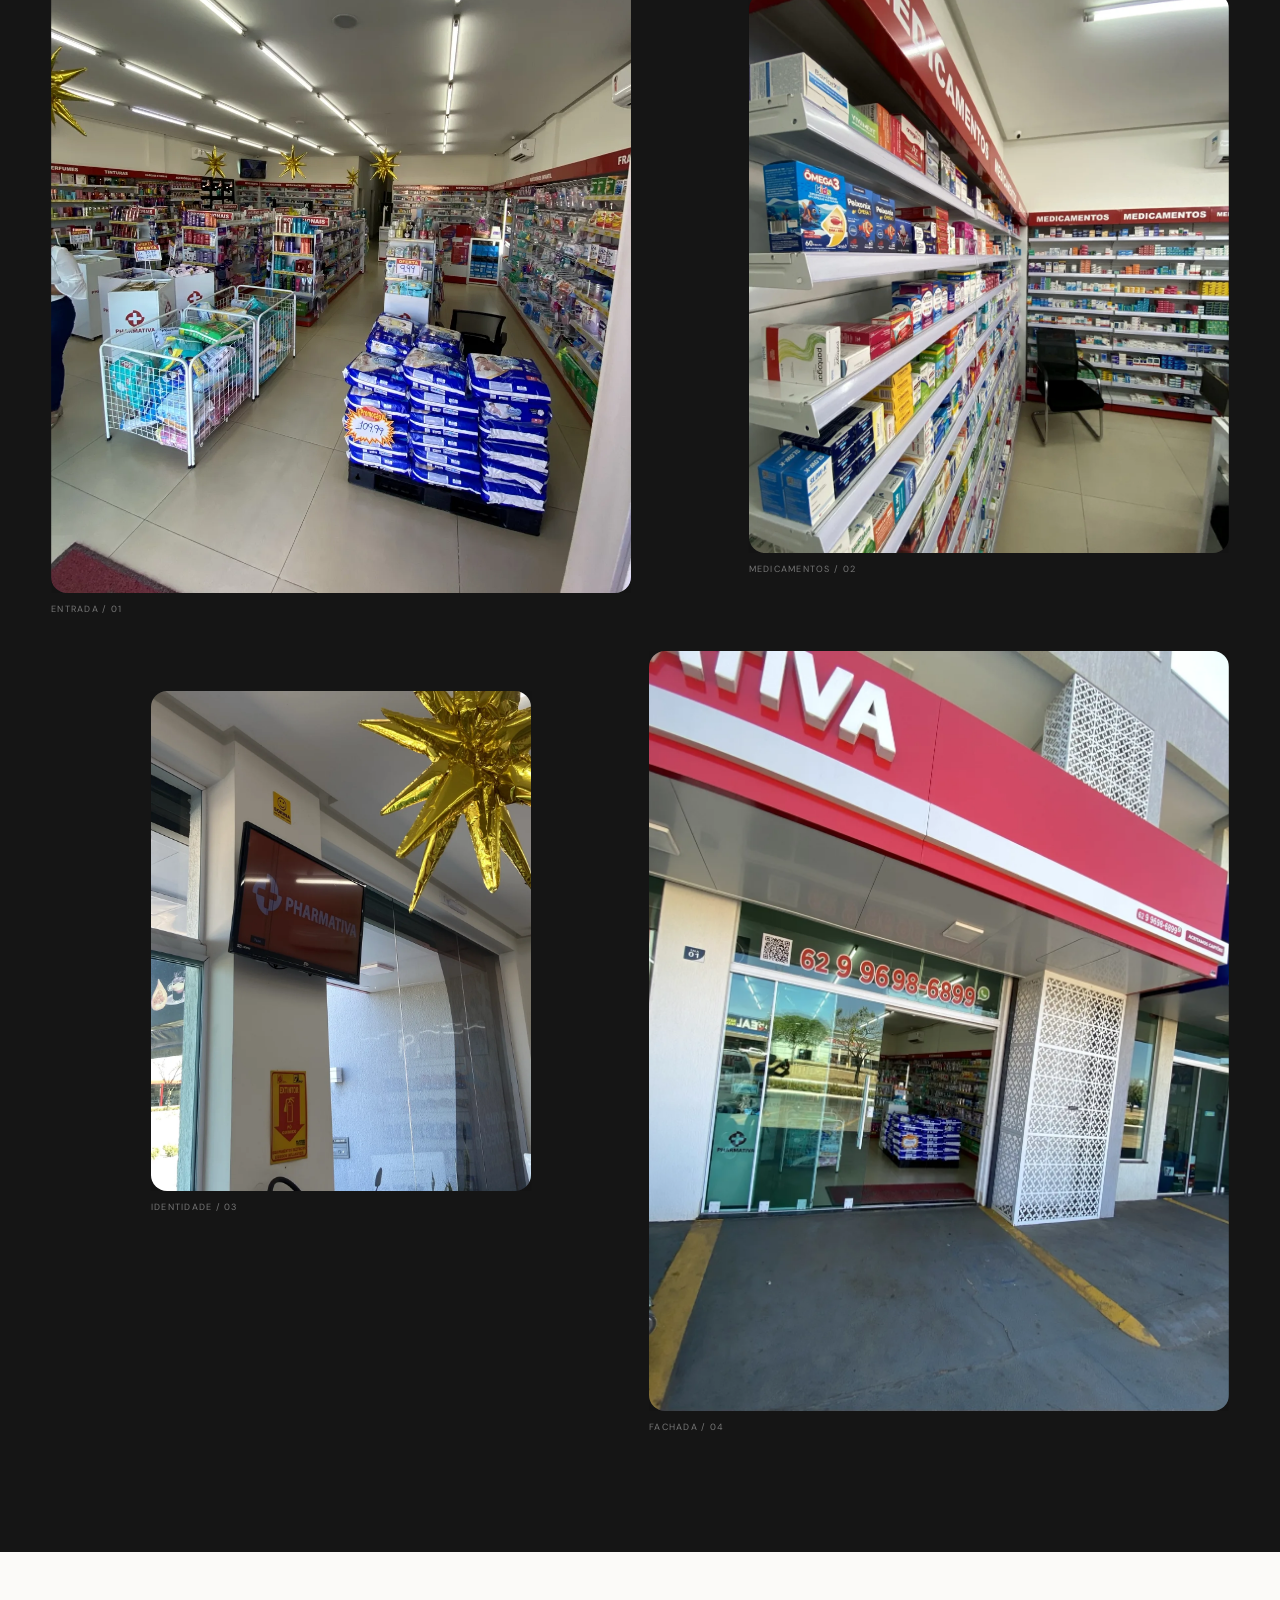
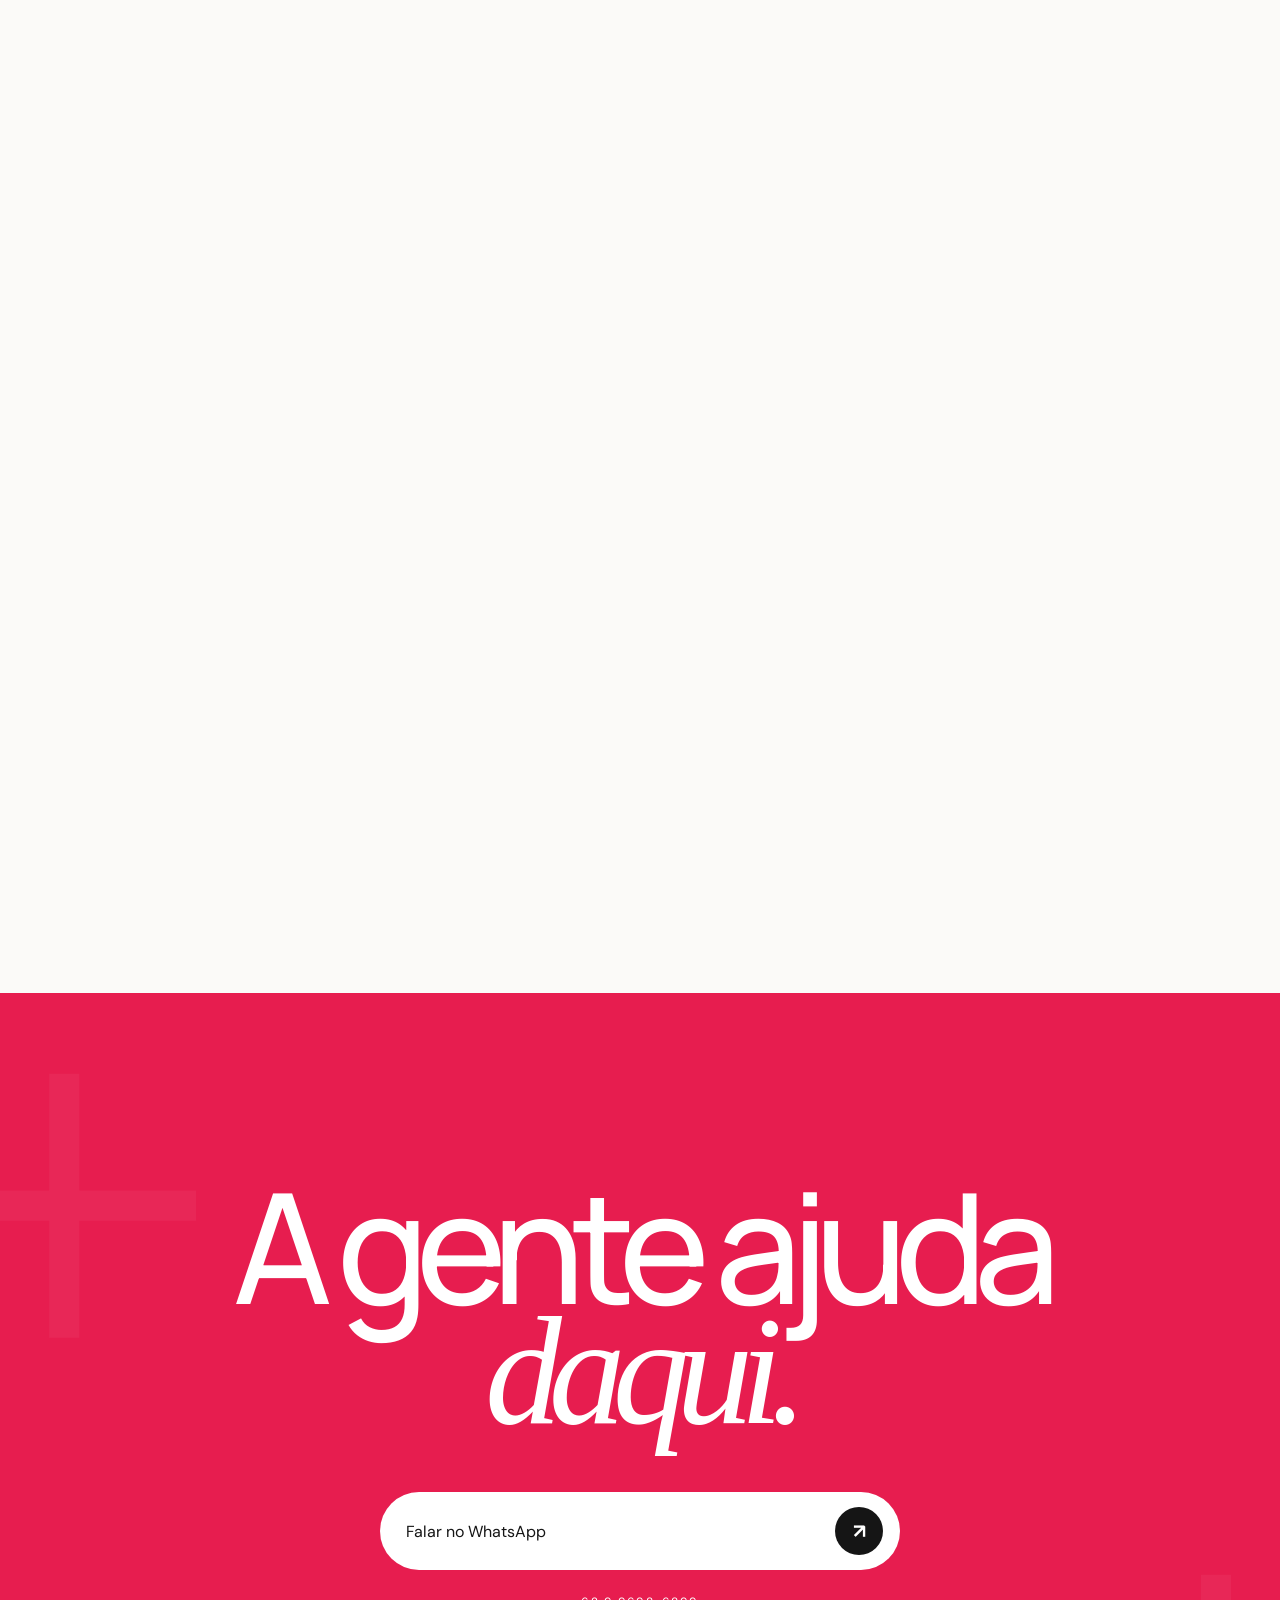
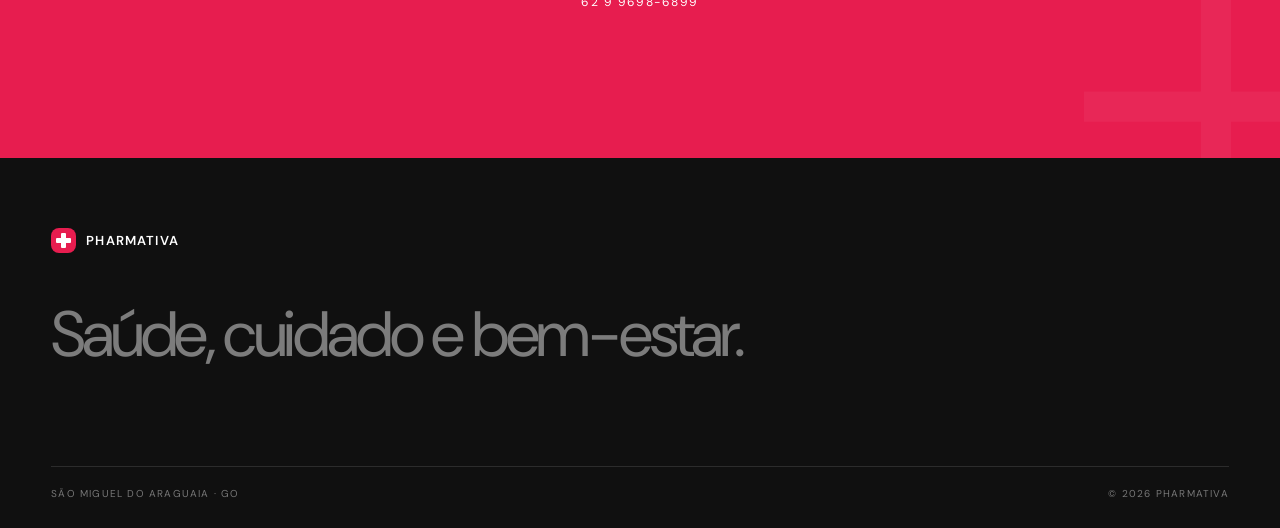
<file: pharmativa/index.html>
<!doctype html>
<html lang="pt-BR">
<head>
  <meta charset="utf-8">
  <meta name="viewport" content="width=device-width,initial-scale=1,viewport-fit=cover">
  <meta name="theme-color" content="#f4f0eb">
  <meta name="description" content="PHARMATIVA — saúde, cuidado e bem-estar em São Miguel do Araguaia. Medicamentos, dermocosméticos, higiene e atendimento próximo.">
  <meta property="og:title" content="PHARMATIVA — Cuidado que faz parte do seu dia">
  <meta property="og:description" content="Uma farmácia pensada para cuidar de você, todos os dias.">
  <meta property="og:type" content="website">
  <meta property="og:image" content="assets/images/fachada-completa.webp">
  <link rel="icon" href="assets/favicon.svg?v=3" type="image/svg+xml">
  <link rel="icon" href="assets/pharmativa-favicon-32.png?v=3" sizes="32x32" type="image/png">
  <link rel="apple-touch-icon" href="assets/pharmativa-touch-icon.png?v=3" sizes="180x180">
  <link rel="shortcut icon" href="assets/pharmativa-favicon-32.png?v=3" type="image/png">
  <meta name="apple-mobile-web-app-title" content="PHARMATIVA">
  <link rel="preload" href="assets/images/interior-principal.webp" as="image" fetchpriority="high">
  <link rel="stylesheet" href="styles.css">
  <title>PHARMATIVA — Saúde, cuidado e bem-estar</title>
  <script type="application/ld+json">
  {
    "@context":"https://schema.org",
    "@type":"Pharmacy",
    "name":"PHARMATIVA",
    "telephone":"5562999999999",
    "address":{"@type":"PostalAddress","streetAddress":"Av. José Pereira do Nascimento","addressLocality":"São Miguel do Araguaia","addressRegion":"GO","postalCode":"76590-000","addressCountry":"BR"},
    "openingHoursSpecification":[
      {"@type":"OpeningHoursSpecification","dayOfWeek":["Monday","Tuesday","Wednesday","Thursday","Friday"],"opens":"07:00","closes":"20:00"},
      {"@type":"OpeningHoursSpecification","dayOfWeek":"Saturday","opens":"07:00","closes":"12:00"}
    ]
  }
  </script>
</head>
<body>
  <div class="loader" aria-hidden="true">
    <div class="loader__mark"><span></span><span></span></div>
    <div class="loader__word">PHARMATIVA</div><div class="loader__count" data-loader-count>00</div>
    <div class="loader__line"><i></i></div>
  </div>
  <div class="page-noise" aria-hidden="true"></div>
  <div class="cursor" aria-hidden="true"><span></span></div>
  <div class="scroll-progress" aria-hidden="true"><i data-progress></i></div>

  <header class="site-header" data-header>
    <a class="brand" href="#inicio" aria-label="PHARMATIVA — início">
      <span class="brand__cross" aria-hidden="true"></span><span>PHARMATIVA</span>
    </a>
    <nav class="desktop-nav" aria-label="Navegação principal">
      <a href="#cuidado">Cuidado</a><a href="#espacos">Espaço</a><a href="#contato">Contato</a>
    </nav>
    <a class="header-cta" href="https://wa.me/5562999999999?text=Olá%2C%20PHARMATIVA!%20Gostaria%20de%20um%20atendimento." target="_blank" rel="noopener">WhatsApp <span>↗</span></a>
  </header>

  <main>
    <section class="hero" id="inicio">
      <div class="hero__meta reveal"><span>Farmácia · São Miguel do Araguaia</span><span>07:00 — 20:00</span></div>
      <div class="hero__title" aria-label="PHARMATIVA">
        <div class="hero__row"><span class="hero__word">PHAR</span><span class="hero__micro">saúde<br>todos os dias</span></div>
        <div class="hero__row hero__row--bottom"><span class="hero__micro hero__micro--left">cuidado<br>que acolhe</span><span class="hero__word hero__word--accent">MATIVA</span></div>
      </div>
      <div class="hero__visual" data-parallax="0.06">
        <picture><source media="(max-width: 720px)" srcset="assets/images/interior-principal-sm.webp"><img src="assets/images/interior-principal.webp" alt="Interior amplo e organizado da PHARMATIVA" fetchpriority="high"></picture>
        <div class="hero__visual-caption">Seu cuidado começa aqui.</div><div class="hero__seal" aria-hidden="true"><span>PHARMATIVA</span><b>+</b><small>cuidado ativo</small></div>
      </div>
      <div class="hero__foot"><a href="#cuidado" class="scroll-hint" aria-label="Ir para próxima seção"><span>descubra</span><i></i></a><p class="hero__manifesto">Saúde não é só quando precisa.<br>É cuidado em movimento.</p></div>
    </section>

    <section class="marquee" aria-label="Destaques">
      <div class="marquee__track">
        <span>CUIDADO PRÓXIMO</span><b>✦</b><span>MEDICAMENTOS</span><b>✦</b><span>DERMOCOSMÉTICOS</span><b>✦</b><span>HIGIENE & BEM-ESTAR</span><b>✦</b>
        <span>CUIDADO PRÓXIMO</span><b>✦</b><span>MEDICAMENTOS</span><b>✦</b><span>DERMOCOSMÉTICOS</span><b>✦</b><span>HIGIENE & BEM-ESTAR</span><b>✦</b>
      </div>
    </section>


    <section class="statement" aria-label="Manifesto PHARMATIVA">
      <div class="statement__index">( atitude de cuidar )</div>
      <div class="statement__line reveal"><span>CUIDAR</span><i></i><span>ORIENTAR</span><i></i><span>ACOLHER</span></div>
      <div class="statement__line statement__line--outline reveal"><span>ESTAR</span><i></i><span>PERTO</span><b>+</b></div>
    </section>

    <section class="editorial section" id="cuidado">
      <div class="section-kicker reveal"><span>01</span><span>Mais do que uma farmácia</span></div>
      <div class="editorial__grid">
        <div class="editorial__copy">
          <h2 class="display reveal">Cuidar bem<br>é estar <em>perto.</em></h2>
          <p class="lead reveal">Um espaço leve, organizado e preparado para tornar cada visita mais simples — do medicamento de rotina aos cuidados que fazem bem todos os dias.</p>
          <a class="text-link reveal" href="https://wa.me/5562999999999?text=Olá%2C%20PHARMATIVA!%20Quero%20consultar%20um%20produto." target="_blank" rel="noopener">Consultar pelo WhatsApp <span>↗</span></a>
        </div>
        <figure class="editorial__image reveal reveal--image">
          <picture><source media="(max-width: 720px)" srcset="assets/images/dermo-higiene-sm.webp"><img src="assets/images/dermo-higiene.webp" alt="Setor de higiene, perfumaria e dermocosméticos da PHARMATIVA" loading="lazy"></picture>
          <figcaption>Ambiente amplo · cuidado em cada detalhe</figcaption>
        </figure>
      </div>
    </section>

    <section class="services section">
      <div class="section-kicker reveal"><span>02</span><span>Encontre o que precisa</span></div>
      <div class="services__grid">
        <article class="service-card reveal"><div class="service-card__num">01</div><h3>Medicamentos</h3><p>Variedade, organização e atendimento para facilitar sua rotina.</p><span class="service-card__icon">+</span></article>
        <article class="service-card service-card--red reveal"><div class="service-card__num">02</div><h3>Dermo&shy;cosméticos</h3><p>Cuidados selecionados para pele, beleza e bem-estar.</p><span class="service-card__icon">○</span></article>
        <article class="service-card service-card--image reveal"><img src="assets/images/medicamentos-corredor-sm.webp" alt="Corredor de medicamentos" loading="lazy"><div class="service-card__overlay"><span>03</span><h3>Higiene & cuidado</h3></div></article>
        <article class="service-card service-card--dark reveal"><div class="service-card__num">04</div><h3>Atendimento próximo</h3><p>Fale com a equipe para consultar disponibilidade e tirar dúvidas.</p><a href="https://wa.me/5562999999999" target="_blank" rel="noopener">chamar agora ↗</a></article>
      </div>
    </section>

    <section class="gallery section" id="espacos">
      <div class="section-kicker section-kicker--light reveal"><span>03</span><span>Por dentro da PHARMATIVA</span></div>
      <div class="gallery__headline"><h2 class="display display--light reveal">Um espaço feito<br>para <em>você.</em></h2><p class="reveal">Amplo, iluminado e pensado para uma experiência de compra prática e agradável.</p></div>
      <div class="gallery__grid">
        <figure class="gallery__item gallery__item--a reveal reveal--image"><img src="assets/images/loja-entrada.webp" alt="Vista da entrada e interior da PHARMATIVA" loading="lazy"><figcaption>entrada / 01</figcaption></figure>
        <figure class="gallery__item gallery__item--b reveal reveal--image"><img src="assets/images/medicamentos-prateleiras.webp" alt="Setor de medicamentos da PHARMATIVA" loading="lazy"><figcaption>medicamentos / 02</figcaption></figure>
        <figure class="gallery__item gallery__item--c reveal reveal--image"><img src="assets/images/marca-tv.webp" alt="Tela com identidade PHARMATIVA dentro da loja" loading="lazy"><figcaption>identidade / 03</figcaption></figure>
        <figure class="gallery__item gallery__item--d reveal reveal--image"><img src="assets/images/fachada-entrada.webp" alt="Entrada da PHARMATIVA" loading="lazy"><figcaption>fachada / 04</figcaption></figure>
      </div>
    </section>

    <section class="visit section">
      <div class="visit__image reveal reveal--image">
        <picture><source media="(max-width: 720px)" srcset="assets/images/fachada-completa-sm.webp"><img src="assets/images/fachada-completa.webp" alt="Fachada da PHARMATIVA em São Miguel do Araguaia" loading="lazy"></picture>
      </div>
      <div class="visit__panel reveal">
        <div class="section-kicker"><span>04</span><span>Visite a PHARMATIVA</span></div>
        <h2>Bem no seu caminho.</h2>
        <p>Av. José Pereira do Nascimento · Setor Oeste<br>São Miguel do Araguaia — GO</p>
        <div class="visit__hours"><div><span>Seg — Sex</span><strong>07h — 20h</strong></div><div><span>Sábado</span><strong>07h — 12h</strong></div></div>
        <a class="pill-link" href="https://share.google/TycLohEeu6ucxYRmI" target="_blank" rel="noopener">Abrir no mapa <span>↗</span></a>
      </div>
    </section>

    <section class="cta" id="contato">
      <div class="cta__eyebrow reveal">Precisa de algo agora?</div>
      <h2 class="reveal">A gente ajuda<br><em>daqui.</em></h2>
      <a class="cta__button reveal" href="https://wa.me/5562999999999?text=Olá%2C%20PHARMATIVA!%20Gostaria%20de%20um%20atendimento." target="_blank" rel="noopener"><span>Falar no WhatsApp</span><b>↗</b></a>
      <div class="cta__phone reveal">62 9 9698-6899</div>
    </section>
  </main>

  <a class="whatsapp-float" href="https://wa.me/5562999999999?text=Olá%2C%20PHARMATIVA!%20Gostaria%20de%20um%20atendimento." target="_blank" rel="noopener" aria-label="Falar com a PHARMATIVA no WhatsApp"><span>Falar agora</span><b>↗</b></a>

  <footer class="footer">
    <div class="footer__brand"><span class="brand__cross"></span><span>PHARMATIVA</span></div>
    <p>Saúde, cuidado e bem-estar.</p>
    <div class="footer__bottom"><span>São Miguel do Araguaia · GO</span><span>© <span data-year></span> PHARMATIVA</span></div>
  </footer>
  <script src="script.js" defer></script>
</body>
</html>
</file>
<file: Mundonauticasma/styles.css>
:root {
  --ink: #0b110e;
  --paper: #eeeae0;
  --paper-2: #d8d3c8;
  --lime: #d9ff43;
  --line: rgba(10,16,13,.17);
  --line-dark: rgba(255,255,255,.2);
  --muted: rgba(238,234,224,.64);
  --pad: clamp(20px, 3.4vw, 58px);
  --radius: 22px;
}

* { box-sizing: border-box; }
html { scroll-behavior: smooth; }
body {
  margin: 0;
  color: var(--ink);
  background: var(--paper);
  font-family: "Manrope", sans-serif;
  overflow-x: hidden;
  cursor: none;
}
body.menu-open { overflow: hidden; }
a, button { color: inherit; cursor: none; }
img { display:block; width:100%; height:100%; object-fit:cover; }
button { font: inherit; }
::selection { background: var(--lime); color: var(--ink); }

.noise {
  position: fixed; inset: 0; pointer-events:none; z-index:9990; opacity:.07;
  background-image: url("data:image/svg+xml,%3Csvg viewBox='0 0 180 180' xmlns='http://www.w3.org/2000/svg'%3E%3Cfilter id='n'%3E%3CfeTurbulence type='fractalNoise' baseFrequency='.9' numOctaves='4' stitchTiles='stitch'/%3E%3C/filter%3E%3Crect width='100%25' height='100%25' filter='url(%23n)' opacity='.42'/%3E%3C/svg%3E");
}

.cursor {
  position: fixed; left:0; top:0; width:72px; height:72px; border-radius:50%; z-index:10000;
  display:grid; place-items:center; pointer-events:none; background:var(--lime); color:var(--ink);
  transform: translate(-50%,-50%) scale(.15); opacity:0; transition: opacity .2s ease, transform .25s ease;
  mix-blend-mode: difference;
}
.cursor.is-visible { opacity:1; }
.cursor.is-active { transform: translate(-50%,-50%) scale(1); mix-blend-mode:normal; }
.cursor span { font:700 10px/1 "Manrope"; letter-spacing:.08em; }

.scroll-progress { position:fixed; left:0; right:0; top:0; height:2px; z-index:9999; background:rgba(255,255,255,.1); }
.scroll-progress i { display:block; width:100%; height:100%; background:var(--lime); transform:scaleX(0); transform-origin:left; }

.preloader { position:fixed; inset:0; z-index:12000; background:var(--ink); color:var(--paper); padding:var(--pad); display:flex; flex-direction:column; justify-content:flex-end; }
.preloader__word { font:800 clamp(48px,12vw,190px)/.8 "Syne"; letter-spacing:-.075em; white-space:nowrap; }
.preloader__word span { color:var(--lime); }
.preloader__bar { height:1px; background:rgba(255,255,255,.18); margin-top:36px; overflow:hidden; }
.preloader__bar i { display:block; height:100%; width:100%; background:var(--lime); transform:translateX(-100%); }
.preloader__meta { display:flex; justify-content:space-between; margin-top:14px; font-size:10px; letter-spacing:.16em; text-transform:uppercase; color:rgba(255,255,255,.55); }

.site-header { position:fixed; top:0; left:0; right:0; z-index:9000; padding:22px var(--pad); display:grid; grid-template-columns:1fr auto 1fr; align-items:center; color:var(--paper); mix-blend-mode:difference; }
.brand { display:inline-flex; align-items:center; gap:11px; width:max-content; text-decoration:none; }
.brand__symbol { width:39px; height:39px; border:1px solid currentColor; border-radius:50%; display:grid; place-items:center; font:800 11px/1 "Syne"; }
.brand__copy { font:700 10px/1.04 "Syne"; text-transform:uppercase; letter-spacing:-.02em; }
.header__status { display:flex; align-items:center; gap:9px; font-size:9px; font-weight:600; letter-spacing:.12em; text-transform:uppercase; opacity:.9; }
.header__status i { width:6px; height:6px; border-radius:50%; background:var(--lime); box-shadow:0 0 14px var(--lime); }
.menu-toggle { justify-self:end; display:flex; align-items:center; gap:14px; padding:10px 0; border:0; background:none; color:inherit; font-size:10px; letter-spacing:.11em; font-weight:700; }
.menu-toggle i { width:32px; height:1px; background:currentColor; position:relative; }
.menu-toggle i::after { content:""; position:absolute; right:0; top:6px; width:20px; height:1px; background:currentColor; }

.menu { position:fixed; inset:0; z-index:8500; pointer-events:none; visibility:hidden; }
.menu.is-open { pointer-events:auto; visibility:visible; }
.menu__backdrop { position:absolute; inset:0; background:rgba(7,12,9,.45); -webkit-backdrop-filter: blur(10px); backdrop-filter:blur(10px); opacity:0; }
.menu__inner { position:absolute; top:0; right:0; width:min(720px,100%); height:100%; background:var(--lime); color:var(--ink); padding:120px clamp(28px,6vw,80px) 36px; transform:translateX(100%); display:flex; flex-direction:column; }
.menu__top { display:flex; justify-content:space-between; padding-bottom:20px; border-bottom:1px solid rgba(0,0,0,.22); font-size:9px; letter-spacing:.14em; }
.menu__inner > a { text-decoration:none; display:grid; grid-template-columns:50px 1fr; align-items:end; border-bottom:1px solid rgba(0,0,0,.22); padding:15px 0 12px; }
.menu__inner > a span { font-size:10px; opacity:.55; }
.menu__inner > a strong { font:700 clamp(42px,6.5vw,96px)/.88 "Syne"; letter-spacing:-.07em; }
.menu__footer { margin-top:auto; display:flex; justify-content:space-between; gap:20px; font-size:10px; text-transform:uppercase; letter-spacing:.09em; }
.menu__footer a { text-decoration:none; border-bottom:1px solid currentColor; }

.section-dark { color:var(--paper); background:var(--ink); }
.hero { min-height:100svh; position:relative; overflow:hidden; isolation:isolate; }
.hero__media { position:absolute; inset:-8% 0; z-index:-3; transform:scale(1.08); }
.hero__media img { filter:saturate(.78) contrast(1.08); }
.hero__veil { position:absolute; inset:0; background:linear-gradient(180deg,rgba(5,8,6,.38) 0%,rgba(5,8,6,.05) 38%,rgba(5,8,6,.68) 100%), radial-gradient(circle at 70% 20%,transparent,rgba(5,8,6,.35) 70%); }
.hero::after { content:""; position:absolute; inset:0; background:linear-gradient(90deg,rgba(217,255,67,.03),transparent 40%); z-index:-1; }
.hero__eyebrow { position:absolute; top:108px; left:var(--pad); right:var(--pad); display:grid; grid-template-columns:1fr auto 1fr; font-size:9px; letter-spacing:.14em; color:rgba(255,255,255,.8); }
.hero__eyebrow span:nth-child(2){ justify-self:center; }
.hero__eyebrow span:nth-child(3){ justify-self:end; }
.hero__title-wrap { position:absolute; left:var(--pad); right:var(--pad); bottom:18vh; }
/* Título dimensionado com folga para nunca escapar da viewport */
.hero__title { margin:0; font:800 clamp(64px,13.2vw,210px)/.72 "Syne"; letter-spacing:-.09em; text-transform:uppercase; width:100%; max-width:100%; }
.hero__title .line { display:block; width:100%; overflow:hidden; }
.hero__title b { display:block; width:max-content; max-width:100%; font:inherit; transform:translateY(105%); white-space:nowrap; }
.hero__title .line--accent { position:relative; color:var(--lime); margin-left:1vw; display:block; }
.hero__title .line--accent b { font-size:.78em; }
.hero__title sup { display:none; }
.hero__bottom { position:absolute; left:var(--pad); right:var(--pad); bottom:30px; border-top:1px solid rgba(255,255,255,.22); padding-top:18px; display:grid; grid-template-columns:1fr auto 1fr; align-items:end; }
.hero__bottom p { margin:0; font:500 clamp(17px,1.6vw,25px)/1.18 "Syne"; letter-spacing:-.035em; }
.round-link { width:78px; height:78px; border:1px solid rgba(255,255,255,.45); border-radius:50%; text-decoration:none; display:flex; flex-direction:column; align-items:center; justify-content:center; gap:5px; font-size:8px; letter-spacing:.08em; transition:.25s ease; }
.round-link:hover { background:var(--lime); color:var(--ink); border-color:var(--lime); }
.round-link svg { width:16px; height:16px; fill:none; stroke:currentColor; }
.hero__coord { justify-self:end; text-align:right; font-size:9px; line-height:1.5; letter-spacing:.12em; }

.manifesto { position:relative; padding:clamp(100px,12vw,180px) var(--pad) clamp(120px,15vw,220px); display:grid; grid-template-columns:160px 1fr; gap:5vw; overflow:hidden; }
.manifesto__index,.section-label { display:flex; flex-direction:column; gap:8px; font-size:9px; font-weight:700; letter-spacing:.14em; text-transform:uppercase; }
.manifesto__index span:first-child,.section-label span:first-child { opacity:.4; }
.kicker { margin:0 0 34px; font-size:10px; font-weight:700; letter-spacing:.18em; }
.display { margin:0; font:700 clamp(48px,7vw,112px)/.88 "Syne"; letter-spacing:-.065em; text-transform:uppercase; }
.display em { font-family:Georgia,serif; font-weight:400; text-transform:none; letter-spacing:-.05em; }
.display span { color:#60665f; }
.manifesto__grid { display:grid; grid-template-columns:repeat(2,minmax(0,1fr)); gap:clamp(26px,6vw,90px); max-width:860px; margin:56px 0 0 auto; padding-top:20px; border-top:1px solid var(--line); }
.manifesto__grid p { margin:0; max-width:420px; font-size:clamp(14px,1.1vw,17px); line-height:1.65; color:#3e443f; }
.manifesto__stamp { position:absolute; right:-30px; bottom:-35px; width:210px; height:210px; opacity:.28; animation:spin 22s linear infinite; }
.manifesto__stamp text { font:700 10px/1 "Manrope"; letter-spacing:.17em; }
.manifesto__stamp circle { fill:var(--ink); }
@keyframes spin { to{ transform:rotate(360deg); } }

.marquee { overflow:hidden; border-top:1px solid var(--line); border-bottom:1px solid var(--line); padding:13px 0 10px; background:var(--lime); }
.marquee__track { width:max-content; display:flex; align-items:center; gap:28px; animation:marquee 25s linear infinite; white-space:nowrap; }
.marquee__track span { font:700 clamp(34px,5vw,74px)/1 "Syne"; letter-spacing:-.06em; }
.marquee__track i { font-style:normal; font-size:18px; }
@keyframes marquee { to { transform:translateX(-50%); } }

.worlds { padding:clamp(100px,12vw,180px) var(--pad); }
.worlds__head { display:grid; grid-template-columns:160px 1fr; gap:5vw; margin-bottom:80px; }
.display--lg { font-size:clamp(56px,8.5vw,136px); }
.worlds .display span { color:var(--lime); }
.worlds__stack { display:grid; gap:12px; }
.world-card { position:relative; min-height:68vh; border-radius:var(--radius); overflow:hidden; isolation:isolate; border:1px solid rgba(255,255,255,.16); }
.world-card__bg { position:absolute; inset:0; z-index:-3; overflow:hidden; }
.world-card__bg img { transition:transform 1.1s cubic-bezier(.2,.7,.2,1), filter .5s; filter:saturate(.62) contrast(1.05); }
.world-card:hover .world-card__bg img { transform:scale(1.05); filter:saturate(.9) contrast(1.08); }
.world-card__shade { position:absolute; inset:0; z-index:-2; background:linear-gradient(90deg,rgba(6,10,8,.86) 0%,rgba(6,10,8,.45) 48%,rgba(6,10,8,.17) 100%); }
.world-card__num { position:absolute; top:28px; left:28px; font-size:10px; letter-spacing:.12em; }
.world-card__copy { position:absolute; left:clamp(28px,5vw,78px); bottom:clamp(34px,6vw,86px); max-width:900px; }
.world-card__copy > span { display:block; font-size:9px; letter-spacing:.16em; margin-bottom:14px; color:rgba(255,255,255,.65); }
.world-card__copy h3 { margin:0; font:700 clamp(68px,12vw,190px)/.75 "Syne"; letter-spacing:-.085em; }
.world-card__copy p { max-width:520px; font-size:14px; line-height:1.55; color:rgba(255,255,255,.7); }
.world-card__arrow { position:absolute; right:28px; top:28px; width:52px; height:52px; border:1px solid rgba(255,255,255,.3); border-radius:50%; display:grid; place-items:center; font-size:20px; }
.world-card--lime { background:var(--lime); color:var(--ink); }
.world-card--lime .world-card__shade { background:radial-gradient(circle at 80% 20%,rgba(0,0,0,.08),transparent 45%); }
.world-card--lime .world-card__copy > span,.world-card--lime .world-card__copy p { color:rgba(11,17,14,.65); }
.world-card--lime .world-card__arrow { border-color:rgba(0,0,0,.26); }
.world-card__bigword { position:absolute; right:-3vw; bottom:-3vw; font:800 clamp(110px,22vw,340px)/.7 "Syne"; letter-spacing:-.1em; opacity:.07; white-space:nowrap; }

.experience { padding:clamp(100px,12vw,180px) var(--pad); }
.experience__top { display:grid; grid-template-columns:160px 1fr; gap:5vw; align-items:start; margin-bottom:50px; }
.experience__lead { margin:0 0 0 auto; font:600 clamp(24px,3.4vw,52px)/.98 "Syne"; letter-spacing:-.055em; text-align:right; }
.experience__lead strong { color:#727970; }
.experience__stage { position:relative; min-height:90vh; overflow:hidden; background:#151c17; }
.experience__photo { position:absolute; inset:0; }
.experience__photo img { filter:saturate(.68) contrast(1.07); }
.experience__frame { position:absolute; inset:20px; border:1px solid rgba(255,255,255,.4); }
.experience__headline { position:absolute; inset:0; padding:clamp(34px,6vw,86px); color:#fff; display:flex; flex-direction:column; justify-content:center; align-items:flex-start; }
.experience__headline span,.experience__headline em { font-size:9px; letter-spacing:.18em; font-style:normal; }
.experience__headline strong { font:700 clamp(62px,10vw,160px)/.8 "Syne"; letter-spacing:-.08em; margin:22px 0; }
.ticker-list { display:grid; grid-template-columns:repeat(3,1fr); border-bottom:1px solid var(--line); }
.ticker-list > div { padding:30px 22px; display:grid; grid-template-columns:34px 1fr; gap:5px 12px; border-right:1px solid var(--line); }
.ticker-list > div:last-child{ border-right:0; }
.ticker-list span { font-size:9px; opacity:.45; }
.ticker-list strong { font:700 18px/1 "Syne"; }
.ticker-list p { grid-column:2; margin:5px 0 0; color:#626861; font-size:12px; line-height:1.5; max-width:260px; }

.statement { position:relative; min-height:100svh; display:flex; align-items:center; padding:var(--pad); overflow:hidden; isolation:isolate; }
.statement__media { position:absolute; inset:-10% 0; z-index:-3; }
.statement__media img { filter:saturate(.55) contrast(1.15); }
.statement__overlay { position:absolute; inset:0; z-index:-2; background:linear-gradient(90deg,rgba(4,7,5,.85),rgba(4,7,5,.28)),linear-gradient(0deg,rgba(4,7,5,.55),transparent 40%); }
.statement__copy p { font-size:9px; letter-spacing:.16em; margin-bottom:30px; }
.statement__copy h2 { margin:0; font:700 clamp(55px,9vw,145px)/.82 "Syne"; letter-spacing:-.075em; }
.statement__ghost { color:transparent; -webkit-text-stroke:1px rgba(255,255,255,.55); margin-left:9vw!important; }

.social { padding:clamp(100px,12vw,180px) var(--pad); overflow:hidden; }
.social__header { display:flex; justify-content:space-between; align-items:end; margin:35px 0 70px; }
.social .display span { color:#727970; text-transform:none; }
.text-link { text-decoration:none; font-size:10px; font-weight:700; letter-spacing:.12em; border-bottom:1px solid currentColor; padding-bottom:7px; display:inline-flex; gap:20px; }
.text-link i { font-style:normal; }
.social__cards { min-height:780px; position:relative; }
.social-card { position:absolute; text-decoration:none; overflow:hidden; background:#ccc; }
.social-card img { transition:transform .8s cubic-bezier(.2,.7,.2,1); }
.social-card:hover img { transform:scale(1.05); }
.social-card span { position:absolute; left:14px; bottom:12px; padding:7px 9px; background:var(--lime); font-size:9px; font-weight:700; letter-spacing:.1em; }
.social-card--one { width:38%; height:520px; left:0; top:0; transform:rotate(-2.5deg); }
.social-card--two { width:27%; height:390px; left:39%; top:150px; transform:rotate(3.5deg); z-index:2; }
.social-card--three { width:31%; height:490px; right:0; top:30px; transform:rotate(-1.6deg); }
.social__note { max-width:650px; margin:0 0 0 auto; font-size:10px; line-height:1.6; color:#70766f; }

.visit { padding:clamp(100px,12vw,180px) var(--pad) 38px; }
.visit__top { display:grid; grid-template-columns:160px 1fr; gap:5vw; }
.display--xl { font-size:clamp(60px,10vw,160px); }
.visit .display span { color:var(--lime); }
.visit__grid { display:grid; grid-template-columns:1fr 1fr; gap:1px; margin:80px 0 18px; background:var(--line-dark); border:1px solid var(--line-dark); }
.visit__grid > div { background:var(--ink); padding:36px; min-height:260px; display:flex; flex-direction:column; align-items:flex-start; justify-content:space-between; }
.visit__grid > div > span { font-size:9px; letter-spacing:.14em; color:rgba(255,255,255,.5); }
.visit__grid p { font:500 clamp(19px,2.3vw,32px)/1.25 "Syne"; letter-spacing:-.04em; margin:35px 0; }
.visit__grid small { font:500 10px/1.3 "Manrope"; color:rgba(255,255,255,.45); letter-spacing:.04em; }
.cta { width:100%; border:0; background:var(--lime); color:var(--ink); display:flex; justify-content:space-between; padding:20px 22px; font-size:10px; font-weight:800; letter-spacing:.11em; }
.cta i { font-style:normal; }
.visit__map { position:relative; height:min(68vh,650px); overflow:hidden; filter:grayscale(1) contrast(1.12); }
.visit__map iframe { width:100%; height:100%; border:0; }
.visit__map::after { content:""; position:absolute; inset:0; pointer-events:none; box-shadow:inset 0 0 0 1px rgba(255,255,255,.18); }
.visit__map-label { position:absolute; left:30px; bottom:30px; background:var(--lime); color:var(--ink); padding:18px 22px; display:flex; gap:22px; align-items:baseline; filter:none; }
.visit__map-label span { font:700 28px/1 "Syne"; }
.visit__map-label strong { font-size:10px; letter-spacing:.1em; }
.visit__footer { margin-top:70px; padding-top:22px; border-top:1px solid var(--line-dark); display:flex; justify-content:space-between; gap:30px; align-items:flex-end; }
.visit__logo { font:800 clamp(46px,7vw,110px)/.78 "Syne"; letter-spacing:-.075em; }
.visit__logo span { color:var(--lime); }
.visit__meta { text-align:right; display:flex; flex-direction:column; gap:8px; font-size:8px; letter-spacing:.12em; color:rgba(255,255,255,.5); }

.toast { position:fixed; left:50%; bottom:28px; z-index:11000; transform:translate(-50%,140%); background:var(--paper); color:var(--ink); border:1px solid rgba(0,0,0,.14); padding:14px 18px; font-size:11px; border-radius:999px; box-shadow:0 16px 50px rgba(0,0,0,.26); }

.reveal { opacity:0; transform:translateY(20px); }
.split-lines { will-change:transform,opacity; }

@media (max-width: 900px) {
  body { cursor:auto; }
  a,button { cursor:pointer; }
  .cursor { display:none; }
  .site-header { grid-template-columns:1fr 1fr; }
  .header__status { display:none; }
  .hero__eyebrow { grid-template-columns:1fr 1fr; }
  .hero__eyebrow span:nth-child(2){ display:none; }
  .hero__title-wrap { bottom:24vh; }
  .hero__title { font-size:clamp(56px,16vw,118px); }
  .hero__title .line--accent { margin-left:0; }
  .hero__title .line--accent b { font-size:.82em; }
  .hero__bottom { grid-template-columns:1fr auto; }
  .hero__coord { display:none; }
  .manifesto,.worlds__head,.experience__top,.visit__top { grid-template-columns:1fr; }
  .manifesto__index,.section-label { flex-direction:row; gap:16px; }
  .manifesto__grid { grid-template-columns:1fr; margin-left:0; }
  .world-card { min-height:60vh; }
  .world-card__shade { background:linear-gradient(0deg,rgba(6,10,8,.8),rgba(6,10,8,.15)); }
  .world-card__copy h3 { font-size:clamp(68px,20vw,140px); }
  .experience__lead { margin-left:0; text-align:left; }
  .experience__stage { min-height:76vh; }
  .ticker-list { grid-template-columns:1fr; }
  .ticker-list > div { border-right:0; border-bottom:1px solid var(--line); }
  .social__header { display:block; }
  .social__header .text-link { margin-top:30px; }
  .social__cards { min-height:auto; display:grid; gap:12px; }
  .social-card { position:relative; inset:auto!important; width:100%!important; height:58vw!important; min-height:290px; transform:none!important; }
  .social-card--one { aspect-ratio:16/9; height:auto!important; min-height:0; }
  .social-card--two { aspect-ratio:7/8; height:auto!important; min-height:0; }
  .social-card--three { aspect-ratio:9/12; height:auto!important; min-height:0; }
  .experience__photo img { max-width:92%; height:88%; }
  .visit__grid { grid-template-columns:1fr; }
  .visit__footer { display:block; }
  .visit__meta { text-align:left; margin-top:30px; }
}

@media (max-width: 560px) {
  :root { --pad:18px; --radius:15px; }
  .site-header { padding-top:16px; }
  .brand__symbol { width:35px;height:35px; }
  .hero__eyebrow { top:88px; }
  .hero__eyebrow span:nth-child(3){ text-align:right; }
  .hero__title-wrap { bottom:27vh; }
  .hero__title { font-size:clamp(52px,16.5vw,88px); }
  .hero__title .line--accent b { font-size:.80em; }
  .hero__bottom { bottom:18px; }
  .hero__bottom p { font-size:16px; }
  .round-link { width:66px;height:66px; }
  .manifesto { padding-top:90px; }
  .display { font-size:clamp(44px,15vw,78px); }
  .worlds { padding-top:90px; }
  .worlds__head { margin-bottom:46px; }
  .world-card { min-height:72vh; }
  .world-card__copy { left:22px; right:22px; bottom:28px; }
  .world-card__copy h3 { font-size:clamp(62px,22vw,110px); }
  .world-card__arrow { width:46px;height:46px;right:20px;top:20px; }
  .experience__stage { min-height:75svh; }
  .experience__frame { inset:10px; }
  .experience__headline { padding:28px; }
  .experience__headline strong { font-size:clamp(54px,18vw,92px); }
  .statement { min-height:88svh; }
  .statement__copy h2 { font-size:clamp(48px,15.5vw,82px); }
  .statement__ghost { margin-left:0!important; margin-top:14px!important; }
  .social { padding-top:90px; }
  .visit { padding-top:90px; }
  .visit__grid > div { padding:24px; }
  .visit__map { height:62vh; }
  .visit__map-label { left:15px;bottom:15px;padding:13px 15px; }
  .visit__logo { font-size:clamp(47px,16vw,80px); }
  .menu__inner { padding-top:92px; }
  .menu__inner > a strong { font-size:clamp(42px,15vw,70px); }
}

@media (prefers-reduced-motion: reduce) {
  *,*::before,*::after { animation-duration:.01ms!important; animation-iteration-count:1!important; scroll-behavior:auto!important; }
}

/* ============================================================
   PERFORMANCE PASS — scroll mais leve sem mudar o layout visual
   ============================================================ */

/* O ruído anterior usava feTurbulence fixo, caro durante o scroll.
   Esta textura é estática e muito mais barata para compor. */
.noise {
  opacity: .028;
  background-image:
    radial-gradient(circle at 20% 25%, rgba(255,255,255,.42) 0 .45px, transparent .55px),
    radial-gradient(circle at 72% 68%, rgba(255,255,255,.28) 0 .4px, transparent .5px);
  background-size: 7px 7px, 11px 11px;
  contain: strict;
}

/* Evita recomposição por blend mode em todo frame de scroll. */
.site-header {
  mix-blend-mode: normal;
  background: linear-gradient(180deg, rgba(8,13,10,.48) 0%, rgba(8,13,10,.16) 55%, transparent 100%);
  text-shadow: 0 1px 14px rgba(0,0,0,.22);
}

.menu__backdrop {
  backdrop-filter: none;
  -webkit-backdrop-filter: none;
  background: rgba(7,12,9,.72);
}

/* Cursor sem mix-blend-mode: resposta mais estável no Chrome/Edge. */
.cursor {
  --cursor-x: -100px;
  --cursor-y: -100px;
  left: 0;
  top: 0;
  transform: translate3d(var(--cursor-x), var(--cursor-y), 0) translate(-50%,-50%) scale(.15);
  mix-blend-mode: normal;
  will-change: transform;
}
.cursor.is-active {
  transform: translate3d(var(--cursor-x), var(--cursor-y), 0) translate(-50%,-50%) scale(1);
  mix-blend-mode: normal;
}

/* Filtros em imagens grandes geravam repaint custoso durante a rolagem.
   O contraste visual continua vindo dos overlays já existentes. */
.hero__media img,
.world-card__bg img,
.experience__photo img,
.statement__media img {
  filter: none;
}
.world-card__bg img {
  transition: transform .7s cubic-bezier(.2,.7,.2,1);
}
.world-card:hover .world-card__bg img {
  filter: none;
}
.visit__map {
  filter: none;
}

/* Composição isolada nas áreas de mídia evita repintar a página inteira. */
.hero__media,
.world-card,
.experience__stage,
.statement,
.social-card,
.visit__map {
  contain: paint;
}

/* Reveal leve por CSS + IntersectionObserver. */
.js .reveal,
.js .split-lines {
  opacity: 0;
  transform: translate3d(0, 24px, 0);
  transition: opacity .62s ease, transform .72s cubic-bezier(.16,.84,.24,1);
  will-change: auto;
}
.js .reveal.is-visible,
.js .split-lines.is-visible {
  opacity: 1;
  transform: translate3d(0,0,0);
}

/* As animações infinitas só rodam enquanto estão na região visível. */
.marquee__track,
.manifesto__stamp {
  animation-play-state: paused;
}
.marquee.is-inview .marquee__track,
.manifesto__stamp.is-inview {
  animation-play-state: running;
}

/* O antigo scroll transformava continuamente cards, fotos e feed.
   Mantemos a composição premium parada, eliminando scrub por frame. */
.world-card,
.experience__photo img,
.social-card,
.statement__media,
.hero__media {
  transform-origin: center center;
  backface-visibility: hidden;
}

/* Scroll de âncora suave para fallback nativo. */
html {
  scroll-behavior: smooth;
  scroll-padding-top: 72px;
}

/* Toast sem GSAP no modo reduzido/fallback. */
.toast.is-showing {
  transform: translate(-50%,0);
}

@media (max-width: 900px) {
  /* Em touch priorizamos 100% o scroll nativo. */
  .noise { display: none; }
  .site-header { background: linear-gradient(180deg, rgba(8,13,10,.58), transparent); }
}

@media (prefers-reduced-motion: reduce) {
  .js .reveal,
  .js .split-lines {
    opacity: 1;
    transform: none;
    transition: none;
  }
  .marquee__track,
  .manifesto__stamp { animation: none !important; }
}

/* ============================================================
   IDENTIDADE OFICIAL — logo Mundo Náutica
   ============================================================ */
.brand {
  min-width: 72px;
  min-height: 58px;
  display: inline-flex;
  align-items: center;
  justify-content: flex-start;
}
.brand__logo {
  width: 72px;
  height: 72px;
  object-fit: contain;
  filter: drop-shadow(0 5px 14px rgba(0,0,0,.18));
  transform: translateZ(0);
}

.visit__logo {
  width: clamp(150px, 16vw, 245px);
  font: inherit;
  letter-spacing: 0;
  line-height: 1;
}
.visit__logo img {
  width: 100%;
  height: auto;
  object-fit: contain;
  filter: drop-shadow(0 12px 28px rgba(0,0,0,.2));
}

@media (max-width: 900px) {
  .brand { min-width: 60px; min-height: 52px; }
  .brand__logo { width: 62px; height: 62px; }
  .visit__logo { width: clamp(145px, 34vw, 210px); }
}

@media (max-width: 560px) {
  .brand { min-width: 54px; min-height: 48px; }
  .brand__logo { width: 56px; height: 56px; }
  .visit__logo { width: min(48vw, 190px); }
}


/* ============================================================
   NATIVE SCROLL PASS — prioridade total para fluidez
   ============================================================ */

/* Nenhuma camada decorativa fixa cobrindo a viewport durante a rolagem. */
.noise { display: none !important; }

/* O navegador faz a rolagem; smooth fica restrito à navegação por âncoras. */
html {
  scroll-behavior: smooth;
  scroll-padding-top: 76px;
  overscroll-behavior-y: auto;
}
body {
  overscroll-behavior-y: auto;
}

/* Header em uma camada própria evita recomposição do documento inteiro. */
.site-header {
  transform: translateZ(0);
  backface-visibility: hidden;
  will-change: auto;
}

/* Barra de progresso sem evento scroll em JS. Chromium moderno executa no compositor. */
.scroll-progress i {
  transform: scaleX(0);
}
@supports (animation-timeline: scroll()) {
  .scroll-progress i {
    animation: mn-scroll-progress linear both;
    animation-timeline: scroll(root block);
    animation-range: 0% 100%;
  }
  @keyframes mn-scroll-progress {
    from { transform: scaleX(0); }
    to { transform: scaleX(1); }
  }
}

/* Evita manter hints de GPU em elementos parados. */
.split-lines,
.hero__media,
.world-card,
.experience__stage,
.statement,
.social-card,
.visit__map {
  will-change: auto;
}

/* Em dispositivos sem hover, nem tentamos compor efeitos de hover. */
@media (hover: none), (pointer: coarse) {
  .world-card__bg img,
  .social-card img,
  .round-link,
  .text-link,
  .cta {
    transition-duration: 0s !important;
  }
}

/* Fotos reais — tratamento editorial sem perder a linguagem Awwwards. */
.world-card:first-child .world-card__bg img { object-position: 52% 34%; }
.experience__photo {
  display:flex;
  align-items:center;
  justify-content:center;
  background:#101713;
}
.experience__photo::before {
  content:"";
  position:absolute;
  inset:0;
  background:url("assets/photos/cliente-pescaria-02.webp") center / cover no-repeat;
  filter:blur(24px) brightness(.48) saturate(.55);
  transform:scale(1.08);
  opacity:.5;
}
.experience__photo img {
  position:relative;
  z-index:1;
  width:auto;
  max-width:78%;
  height:92%;
  object-fit:contain;
  object-position:50% 50%;
}
.statement__media img { object-position: 50% 52%; }
.social-card--one img { object-position: 50% 50%; }
.social-card--two img { object-position: 50% 50%; }
.social-card--two:hover img { transform:scale(1.015); }
.social-card--three img { object-position: 50% 42%; }

/* ============================================================
   AJUSTE DE ENQUADRAMENTO — 19/08/2026
   Mantém a composição editorial/Awwwards sem transformar fotos
   verticais em cartões soltos no centro.
   ============================================================ */

/* PESCA: a foto é vertical; ancoramos o recorte mais abaixo para
   que a carretilha (assunto principal) apareça dentro do banner. */
.world-card:first-child .world-card__bg img {
  object-fit: cover;
  object-position: 50% 80%;
}

/* EXPERIÊNCIA: foto vertical integrada à borda direita do palco.
   Nada de contain, blur ou 'quadrado' flutuando sobre a tipografia. */
.experience__photo {
  display: block;
  background: #151c17;
}
.experience__photo::before { display: none; }
.experience__photo img {
  position: absolute;
  top: 0;
  right: 0;
  width: 50%;
  max-width: none;
  height: 100%;
  object-fit: cover;
  object-position: 50% 50%;
  z-index: 1;
}
.experience__photo::after {
  content: "";
  position: absolute;
  inset: 0;
  z-index: 2;
  pointer-events: none;
  background:
    linear-gradient(90deg, #151c17 0%, #151c17 42%, rgba(21,28,23,.78) 48%, rgba(21,28,23,.16) 61%, transparent 72%),
    linear-gradient(0deg, rgba(8,12,9,.24), transparent 35%);
}
.experience__headline {
  z-index: 3;
  width: 58%;
  max-width: 760px;
  padding-right: 2vw;
}
.experience__headline strong {
  font-size: clamp(62px, 7.4vw, 122px);
}
.experience__frame { z-index: 4; pointer-events: none; }

/* Feed: mantém a foto inteira dentro do formato quase idêntico ao original,
   sem zoom adicional de hover no retrato com peixe. */
.social-card--two img {
  object-fit: cover;
  object-position: 50% 50%;
  transform: none !important;
}

@media (max-width: 900px) {
  .world-card:first-child .world-card__bg img { object-position: 50% 78%; }

  .experience__photo img {
    width: 58%;
    height: 100%;
    right: 0;
    object-position: 50% 50%;
  }
  .experience__photo::after {
    background: linear-gradient(90deg, #151c17 0%, rgba(21,28,23,.94) 34%, rgba(21,28,23,.35) 64%, rgba(21,28,23,.08) 100%);
  }
  .experience__headline {
    width: 64%;
    max-width: none;
  }
  .experience__headline strong {
    font-size: clamp(50px, 11vw, 92px);
  }
}

@media (max-width: 560px) {
  /* No celular o retrato pode ocupar o palco inteiro; o degradê preserva
     a leitura sem recortar o rosto/peixe mais do que o necessário. */
  .experience__photo img {
    width: 100%;
    height: 100%;
    object-position: 58% 50%;
  }
  .experience__photo::after {
    background:
      linear-gradient(90deg, rgba(10,15,11,.86) 0%, rgba(10,15,11,.56) 48%, rgba(10,15,11,.14) 100%),
      linear-gradient(0deg, rgba(8,12,9,.52), transparent 44%);
  }
  .experience__headline {
    width: 86%;
    padding-right: 18px;
  }
  .experience__headline strong {
    font-size: clamp(48px, 16vw, 78px);
  }
}

/* ============================================================
   STATEMENT / PIRARARA — SPLIT EDITORIAL CORRETO
   Foto à esquerda + mensagem à direita. Sem texto sobre a foto.
   ============================================================ */
@media (min-width: 901px) {
  .statement {
    min-height: 92svh;
    padding: 0;
    display: grid;
    grid-template-columns: 48% 52%;
    align-items: stretch;
    background: #070b08;
  }

  .statement__media {
    position: relative;
    inset: auto;
    z-index: 0;
    grid-column: 1;
    grid-row: 1;
    min-height: 92svh;
    overflow: hidden;
  }

  .statement__media img {
    width: 100%;
    height: 100%;
    object-fit: cover;
    /* preserva a mulher e a pirarara no recorte vertical */
    object-position: 50% 48%;
  }

  .statement__overlay {
    position: absolute;
    inset: 0;
    z-index: 1;
    pointer-events: none;
    background:
      linear-gradient(90deg,
        transparent 0%,
        transparent 39%,
        rgba(7,11,8,.18) 46%,
        rgba(7,11,8,.84) 51%,
        #070b08 56%,
        #070b08 100%),
      linear-gradient(0deg, rgba(4,7,5,.32), transparent 35%);
  }

  .statement__copy {
    position: relative;
    z-index: 2;
    grid-column: 2;
    grid-row: 1;
    align-self: center;
    width: 100%;
    padding: clamp(50px, 6vw, 96px) clamp(34px, 5.5vw, 92px) clamp(50px, 6vw, 96px) clamp(24px, 3vw, 52px);
  }

  .statement__copy p {
    margin: 0 0 28px;
  }

  .statement__copy h2 {
    font-size: clamp(54px, 6.3vw, 106px);
    line-height: .84;
    letter-spacing: -.072em;
    max-width: 100%;
  }

  .statement__ghost {
    margin-left: 0 !important;
    margin-top: 20px !important;
  }
}

@media (max-width: 900px) and (min-width: 561px) {
  .statement {
    min-height: 82svh;
    padding: 0;
    display: grid;
    grid-template-columns: 48% 52%;
    align-items: stretch;
    background: #070b08;
  }

  .statement__media {
    position: relative;
    inset: auto;
    z-index: 0;
    grid-column: 1;
    grid-row: 1;
    min-height: 82svh;
  }

  .statement__media img {
    object-fit: cover;
    object-position: 50% 48%;
  }

  .statement__overlay {
    z-index: 1;
    background: linear-gradient(90deg,
      transparent 0%,
      rgba(7,11,8,.12) 39%,
      rgba(7,11,8,.82) 50%,
      #070b08 58%,
      #070b08 100%);
  }

  .statement__copy {
    position: relative;
    z-index: 2;
    grid-column: 2;
    grid-row: 1;
    align-self: center;
    padding: 42px 30px 42px 20px;
  }

  .statement__copy h2 {
    font-size: clamp(42px, 7.2vw, 68px);
    line-height: .84;
  }

  .statement__ghost {
    margin-left: 0 !important;
    margin-top: 14px !important;
  }
}

@media (max-width: 560px) {
  .statement {
    min-height: auto;
    padding: 0;
    display: grid;
    grid-template-columns: 1fr;
    background: #070b08;
  }

  .statement__media {
    position: relative;
    inset: auto;
    z-index: 0;
    min-height: 58svh;
  }

  .statement__media img {
    object-fit: cover;
    object-position: 50% 42%;
  }

  .statement__overlay {
    z-index: 1;
    background: linear-gradient(180deg,
      transparent 0%,
      rgba(7,11,8,.08) 48%,
      #070b08 100%);
  }

  .statement__copy {
    position: relative;
    z-index: 2;
    padding: 34px var(--pad) 70px;
    margin-top: -1px;
  }

  .statement__copy h2 {
    font-size: clamp(45px, 14vw, 72px);
    line-height: .85;
  }

  .statement__ghost {
    margin-left: 0 !important;
    margin-top: 14px !important;
  }
}

/* ============================================================
   AWWWARDS POLISH V2 — microinterações premium sem pesar o scroll
   Tudo abaixo usa compositor (transform/opacity) e hover/IO.
   ============================================================ */

/* Cursor: núcleo preciso + halo elástico. Sem blur/backdrop/filter. */
.cursor {
  width: 66px;
  height: 66px;
  background: transparent;
  border: 1px solid rgba(217,255,67,.72);
  color: var(--ink);
  overflow: visible;
  transition: opacity .18s ease, width .32s cubic-bezier(.16,.8,.2,1), height .32s cubic-bezier(.16,.8,.2,1), border-color .25s ease, background-color .25s ease;
}
.cursor::before {
  content:"";
  position:absolute;
  left:50%; top:50%;
  width:7px; height:7px;
  border-radius:50%;
  background:var(--lime);
  transform:translate(-50%,-50%) scale(1);
  transition:transform .3s cubic-bezier(.16,.8,.2,1), opacity .22s ease;
}
.cursor i {
  position:absolute;
  inset:7px;
  border-radius:50%;
  border:1px solid rgba(217,255,67,.18);
  transform:scale(.82);
  opacity:0;
  transition:transform .36s cubic-bezier(.16,.8,.2,1), opacity .25s ease;
}
.cursor span {
  position:relative;
  z-index:2;
  opacity:0;
  transform:scale(.8);
  transition:opacity .2s ease, transform .3s cubic-bezier(.16,.8,.2,1);
}
.cursor.is-active {
  width:86px;
  height:86px;
  background:var(--lime);
  border-color:var(--lime);
}
.cursor.is-active::before { transform:translate(-50%,-50%) scale(0); opacity:0; }
.cursor.is-active i { transform:scale(1); opacity:.28; border-color:rgba(11,17,14,.32); }
.cursor.is-active span { opacity:1; transform:scale(1); }
.cursor.is-pressed { width:72px; height:72px; }

/* Cabeçalho mais sofisticado: linha sutil que responde ao menu. */
.site-header::after {
  content:"";
  position:absolute;
  left:var(--pad); right:var(--pad); bottom:0;
  height:1px;
  background:linear-gradient(90deg, transparent, rgba(255,255,255,.18), transparent);
  transform:scaleX(.55);
  opacity:0;
  transition:transform .55s cubic-bezier(.16,.8,.2,1), opacity .35s ease;
}
.site-header:hover::after { transform:scaleX(1); opacity:1; }
.header__status i { animation:mn-pulse 2.8s ease-in-out infinite; }
@keyframes mn-pulse { 0%,100%{box-shadow:0 0 0 0 rgba(217,255,67,.05),0 0 10px var(--lime)} 50%{box-shadow:0 0 0 5px rgba(217,255,67,.08),0 0 18px var(--lime)} }

/* Menu: links ganham seta e deslocamento editorial só no hover. */
.menu__inner > a strong { transition:transform .45s cubic-bezier(.16,.8,.2,1), letter-spacing .45s ease; }
.menu__inner > a::after {
  content:"";
  width:clamp(20px,2vw,30px);
  height:clamp(20px,2vw,30px);
  justify-self:end;
  align-self:center;
  background:currentColor;
  -webkit-mask:url("data:image/svg+xml,%3Csvg xmlns='http://www.w3.org/2000/svg' viewBox='0 0 24 24'%3E%3Cpath d='M7 17 17 7M9 7h8v8' fill='none' stroke='black' stroke-width='1.8' stroke-linecap='round' stroke-linejoin='round'/%3E%3C/svg%3E") center/contain no-repeat;
  mask:url("data:image/svg+xml,%3Csvg xmlns='http://www.w3.org/2000/svg' viewBox='0 0 24 24'%3E%3Cpath d='M7 17 17 7M9 7h8v8' fill='none' stroke='black' stroke-width='1.8' stroke-linecap='round' stroke-linejoin='round'/%3E%3C/svg%3E") center/contain no-repeat;
  opacity:0;
  transform:translate(-18px,12px) rotate(-18deg);
  transition:opacity .3s ease, transform .45s cubic-bezier(.16,.8,.2,1);
}
.menu__inner > a { grid-template-columns:50px 1fr auto; }
.menu__inner > a:hover strong { transform:translateX(12px); letter-spacing:-.055em; }
.menu__inner > a:hover::after { opacity:1; transform:translate(0,0) rotate(0); }

/* Cards: moldura viva + seta responsiva; nada ligado ao scroll. */
.world-card { transition:border-color .35s ease, transform .55s cubic-bezier(.16,.8,.2,1); }
.world-card::after {
  content:"";
  position:absolute;
  inset:0;
  z-index:5;
  pointer-events:none;
  border-radius:inherit;
  box-shadow:inset 0 0 0 1px rgba(217,255,67,0);
  transition:box-shadow .45s ease;
}
.world-card:hover { border-color:rgba(217,255,67,.34); }
.world-card:hover::after { box-shadow:inset 0 0 0 1px rgba(217,255,67,.22); }
.world-card__copy { transition:transform .6s cubic-bezier(.16,.8,.2,1); }
.world-card__copy > span { transition:letter-spacing .5s ease, color .35s ease; }
.world-card__arrow { transition:transform .5s cubic-bezier(.16,.8,.2,1), background-color .3s ease, color .3s ease, border-color .3s ease; }
.world-card:hover .world-card__copy { transform:translate3d(8px,-4px,0); }
.world-card:hover .world-card__copy > span { letter-spacing:.2em; color:var(--lime); }
.world-card:hover .world-card__arrow { transform:rotate(45deg) scale(1.06); background:var(--lime); color:var(--ink); border-color:var(--lime); }
.world-card--lime:hover .world-card__copy > span { color:rgba(11,17,14,.8); }
.world-card--lime:hover .world-card__arrow { background:var(--ink); color:var(--lime); border-color:var(--ink); }

/* Experience: separador vertical dá leitura de magazine e some no mobile. */
.experience__stage::before {
  content:"";
  position:absolute;
  z-index:5;
  left:50%; top:9%; bottom:9%;
  width:1px;
  background:linear-gradient(180deg, transparent, rgba(217,255,67,.42), transparent);
  opacity:.55;
  transform:scaleY(.2);
  transform-origin:center;
  transition:transform .8s cubic-bezier(.16,.8,.2,1), opacity .4s ease;
  pointer-events:none;
}
.experience__stage:hover::before { transform:scaleY(1); opacity:.85; }
.experience__headline strong { transition:letter-spacing .65s cubic-bezier(.16,.8,.2,1); }
.experience__stage:hover .experience__headline strong { letter-spacing:-.075em; }

/* Statement: reforça a frase nova com reveal luminoso muito discreto. */
.statement__ghost { position:relative; }
.statement__ghost::after {
  content:"";
  position:absolute;
  left:0; right:12%; bottom:-20px;
  height:1px;
  background:linear-gradient(90deg,var(--lime),rgba(217,255,67,0));
  transform:scaleX(0);
  transform-origin:left;
  transition:transform .9s cubic-bezier(.16,.8,.2,1) .08s;
}
.statement.is-visible-premium .statement__ghost::after { transform:scaleX(1); }

/* Instagram: levitação mínima e etiquetas mais vivas. */
.social-card { transition:transform .6s cubic-bezier(.16,.8,.2,1), box-shadow .55s ease; }
.social-card span { transition:transform .45s cubic-bezier(.16,.8,.2,1), background-color .3s ease; }
.social-card:hover { box-shadow:0 28px 60px rgba(10,16,13,.16); }
.social-card:hover span { transform:translate3d(5px,-5px,0); }
.social-card--one:hover { transform:rotate(-1.5deg) translateY(-8px); }
.social-card--two:hover { transform:rotate(2.4deg) translateY(-10px); }
.social-card--three:hover { transform:rotate(-.8deg) translateY(-8px); }

/* Links/CTAs: linha corre por baixo em vez de salto brusco. */
.text-link { position:relative; overflow:hidden; }
.text-link::after {
  content:"";
  position:absolute;
  left:0; bottom:0;
  width:100%; height:1px;
  background:currentColor;
  transform:translateX(-104%);
  transition:transform .5s cubic-bezier(.16,.8,.2,1);
}
.text-link:hover::after { transform:translateX(0); }
.cta { overflow:hidden; position:relative; }
.cta::before {
  content:"";
  position:absolute;
  inset:0;
  background:var(--lime);
  transform:translateY(102%);
  transition:transform .5s cubic-bezier(.16,.8,.2,1);
}
.cta > * { position:relative; z-index:1; }
.cta:hover::before { transform:translateY(0); }
.cta:hover { color:var(--ink); }

/* Entrada premium: pequena linha de acento acompanha títulos revelados. */
.section-label::after {
  content:"";
  width:34px; height:1px; margin-top:8px;
  background:currentColor;
  opacity:.28;
  transform:scaleX(.25);
  transform-origin:left;
  transition:transform .8s cubic-bezier(.16,.8,.2,1) .15s;
}
.section-label.is-visible::after { transform:scaleX(1); }

@media (hover:none), (pointer:coarse) {
  body, a, button { cursor:auto; }
  .cursor { display:none!important; }
  .site-header:hover::after,
  .world-card:hover .world-card__copy,
  .experience__stage:hover .experience__headline strong { transform:none; }
  .experience__stage::before { display:none; }
  .social-card:hover { box-shadow:none; }
}

@media (max-width:900px) {
  .experience__stage::before { display:none; }
  .social-card--one:hover,.social-card--two:hover,.social-card--three:hover { transform:none; }
}

@media (prefers-reduced-motion:reduce) {
  .header__status i { animation:none; }
  .cursor,.cursor *, .world-card,.world-card *, .social-card,.social-card *, .statement__ghost::after { transition:none!important; }
}

/* ============================================================
   MOBILE AWWWARDS PASS V3 — touch-first, leve e cinematográfico
   O mobile deixa de ser "desktop espremido" e ganha composição própria.
   ============================================================ */

@media (max-width: 560px) {
  :root {
    --pad: clamp(17px, 4.8vw, 22px);
    --radius: 18px;
  }

  html {
    scroll-padding-top: 72px;
    -webkit-text-size-adjust: 100%;
    text-size-adjust: 100%;
  }

  body {
    width: 100%;
    overflow-x: clip;
    background: var(--paper);
    touch-action: pan-y pinch-zoom;
    -webkit-tap-highlight-color: transparent;
  }

  /* HEADER — seguro para notch / Dynamic Island e sem cobrir conteúdo. */
  .site-header {
    padding: max(12px, env(safe-area-inset-top)) var(--pad) 10px;
    min-height: 74px;
    grid-template-columns: 1fr auto;
    background: linear-gradient(180deg, rgba(7,11,8,.76) 0%, rgba(7,11,8,.30) 58%, transparent 100%);
  }
  .site-header::after { display:none; }
  .brand { min-width: 52px; min-height: 52px; }
  .brand__logo { width: 52px; height: 52px; filter: drop-shadow(0 4px 10px rgba(0,0,0,.22)); }
  .menu-toggle {
    min-width: 76px;
    min-height: 48px;
    justify-content: flex-end;
    padding: 10px 0 10px 10px;
    gap: 11px;
  }
  .menu-toggle i { width: 28px; }
  .menu-toggle i::after { width: 17px; }


  .menu__inner {
    width: 100%;
    height: 100dvh;
    min-height: 100svh;
    padding: max(92px, calc(env(safe-area-inset-top) + 76px)) var(--pad) max(24px, env(safe-area-inset-bottom));
    overflow-y: auto;
    overscroll-behavior: contain;
  }
  .menu__top { padding-bottom: 14px; }
  .menu__inner > a {
    grid-template-columns: 34px 1fr auto;
    min-height: 70px;
    padding: 12px 0 10px;
  }
  .menu__inner > a strong {
    font-size: clamp(38px, 12.7vw, 58px);
    line-height: .9;
  }
  .menu__inner > a::after {
    opacity: .5;
    transform: none;
    width:22px;
    height:22px;
  }
  .menu__footer {
    padding-top: 22px;
    padding-bottom: env(safe-area-inset-bottom);
    flex-direction: column;
    align-items: flex-start;
    gap: 12px;
    line-height: 1.45;
  }

  /* HERO — composição própria para retrato. */
  .hero {
    min-height: 100svh;
    height: 100dvh;
    max-height: 980px;
  }
  .hero__media { inset: 0; transform: none !important; contain: paint; }
  .hero__media img { object-position: 57% 50%; }
  .hero__veil {
    background:
      linear-gradient(180deg, rgba(5,8,6,.40) 0%, rgba(5,8,6,.06) 29%, rgba(5,8,6,.18) 54%, rgba(5,8,6,.88) 100%),
      linear-gradient(90deg, rgba(5,8,6,.18), transparent 55%);
  }
  .hero__eyebrow {
    top: max(86px, calc(env(safe-area-inset-top) + 76px));
    left: var(--pad);
    right: var(--pad);
    font-size: 8px;
    line-height: 1.35;
    letter-spacing: .13em;
  }
  .hero__eyebrow span:nth-child(3) { max-width: 112px; }
  .hero__title-wrap {
    left: var(--pad);
    right: var(--pad);
    bottom: clamp(178px, 24svh, 220px);
  }
  .hero__title {
    font-size: clamp(50px, 16.6vw, 78px);
    line-height: .75;
    letter-spacing: -.082em;
  }
  .hero__title .line--accent b { font-size: .82em; }
  .hero__bottom {
    left: var(--pad);
    right: var(--pad);
    bottom: max(16px, env(safe-area-inset-bottom));
    padding-top: 15px;
    gap: 14px;
  }
  .hero__bottom p { font-size: clamp(14px, 4vw, 17px); line-height: 1.17; }
  .round-link {
    width: 64px;
    height: 64px;
    flex: 0 0 64px;
    background: rgba(8,13,10,.18);
  }
  .round-link span { font-size: 7px; }

  /* SEÇÕES — mais ritmo e menos blocos gigantes. */
  .manifesto,
  .worlds,
  .experience,
  .social,
  .visit {
    padding-left: var(--pad);
    padding-right: var(--pad);
  }
  .manifesto { padding-top: 86px; padding-bottom: 110px; }
  .manifesto__content .kicker { margin: 24px 0 24px; }
  .display {
    font-size: clamp(40px, 13.5vw, 64px);
    line-height: .9;
    letter-spacing: -.06em;
  }
  .manifesto__grid {
    gap: 20px;
    margin-top: 38px;
    padding-top: 18px;
  }
  .manifesto__grid p { font-size: 14px; line-height: 1.62; }
  .manifesto__stamp { width: 150px; height: 150px; right:-38px; bottom:-28px; opacity:.2; }

  .marquee { padding: 10px 0 8px; }
  .marquee__track { gap: 20px; animation-duration: 30s; }
  .marquee__track span { font-size: clamp(30px, 10vw, 46px); }

  /* UNIVERSOS — cards mais cinematográficos e legíveis no touch. */
  .worlds { padding-top: 86px; padding-bottom: 96px; }
  .worlds__head { margin-bottom: 40px; gap: 24px; }
  .worlds__head .display { font-size: clamp(42px, 13.2vw, 62px); }
  .worlds__stack { gap: 10px; }
  .world-card {
    min-height: clamp(500px, 68svh, 640px);
    border-radius: var(--radius);
    transform: none !important;
  }
  .world-card__shade {
    background: linear-gradient(180deg, rgba(6,10,8,.08) 0%, rgba(6,10,8,.12) 40%, rgba(6,10,8,.90) 100%);
  }
  .world-card__num { top: 19px; left: 20px; font-size: 9px; }
  .world-card__arrow {
    width: 44px;
    height: 44px;
    top: 16px;
    right: 16px;
    background: rgba(10,16,13,.24);
    backdrop-filter: none;
    -webkit-backdrop-filter: none;
  }
  .world-card__copy {
    left: 20px;
    right: 20px;
    bottom: 22px;
  }
  .world-card__copy > span { font-size: 8px; letter-spacing: .15em; }
  .world-card__copy h3 {
    margin: 8px 0 10px;
    font-size: clamp(62px, 21vw, 94px);
    line-height: .78;
  }
  .world-card__copy p {
    max-width: 31em;
    font-size: 13px;
    line-height: 1.48;
  }
  .world-card:first-child .world-card__bg img {
    object-position: 52% 82%;
  }
  .world-card--lime .world-card__bigword {
    font-size: clamp(72px, 26vw, 118px);
    opacity: .13;
  }

  /* EXPERIÊNCIA — no celular a foto ganha palco e o texto fica abaixo.
     Evita cobrir rosto/peixe e preserva o impacto editorial. */
  .experience { padding-top: 84px; padding-bottom: 96px; }
  .experience__top { gap: 24px; margin-bottom: 38px; }
  .experience__lead {
    font-size: clamp(32px, 10.5vw, 48px);
    line-height: .9;
  }
  .experience__stage {
    min-height: 0;
    display: grid;
    grid-template-rows: minmax(420px, 58svh) auto;
    overflow: hidden;
    background: #101713;
    border-radius: var(--radius);
  }
  .experience__photo {
    position: relative;
    inset: auto;
    grid-row: 1;
    min-height: 420px;
  }
  .experience__photo img {
    position: absolute;
    inset: 0;
    width: 100%;
    height: 100%;
    object-fit: cover;
    object-position: 56% 47%;
  }
  .experience__photo::after {
    background: linear-gradient(180deg, transparent 0%, rgba(10,15,11,.05) 55%, #101713 100%);
  }
  .experience__frame { inset: 9px; z-index: 4; }
  .experience__headline {
    position: relative;
    inset: auto;
    grid-row: 2;
    z-index: 5;
    width: 100%;
    max-width: none;
    padding: 22px 20px 28px;
    background: #101713;
  }
  .experience__headline span { font-size: 8px; }
  .experience__headline strong {
    margin-top: 9px;
    font-size: clamp(46px, 14vw, 68px);
    line-height: .82;
  }
  .experience__headline em {
    margin-top: 17px;
    font-size: 9px;
    line-height: 1.45;
  }
  .ticker-list { margin-top: 24px; }
  .ticker-list > div { min-height: 0; padding: 22px 0; }
  .ticker-list strong { font-size: clamp(34px, 11vw, 52px); }
  .ticker-list p { font-size: 12px; }

  /* PIRARARA / STATEMENT — foto primeiro, mensagem depois. */
  .statement { min-height: 0; }
  .statement__media { min-height: clamp(420px, 58svh, 590px); }
  .statement__media img { object-position: 50% 43%; }
  .statement__copy {
    padding: 32px var(--pad) 76px;
  }
  .statement__copy p {
    margin: 0 0 20px;
    font-size: 8px;
    letter-spacing: .13em;
  }
  .statement__copy h2 {
    font-size: clamp(42px, 13.5vw, 64px);
    line-height: .86;
    letter-spacing: -.066em;
  }
  .statement__ghost { margin-top: 12px !important; }
  .statement__ghost::after { bottom:-13px; right:4%; }

  /* INSTAGRAM — grid editorial em vez de três cartões idênticos. */
  .social { padding-top: 86px; padding-bottom: 100px; }
  .social__header { margin-top: 22px; margin-bottom: 34px; }
  .social__header .display { font-size: clamp(39px, 12.5vw, 59px); }
  .social__header .text-link {
    display:inline-flex;
    min-height: 46px;
    align-items:center;
    margin-top: 22px;
  }
  .social__cards { gap: 10px; }
  .social-card { border-radius: 16px; overflow:hidden; }
  .social-card--one { aspect-ratio: 4 / 3; }
  .social-card--two { aspect-ratio: 4 / 5; }
  .social-card--three { aspect-ratio: 4 / 3; }
  .social-card span {
    left: 12px;
    bottom: 12px;
    font-size: 8px;
    padding: 9px 11px;
  }
  .social__note { margin-top: 22px; font-size: 9px; }

  /* VISITE — informação primeiro; mapa um pouco menor para não cansar o scroll. */
  .visit { padding-top: 86px; padding-bottom: max(28px, env(safe-area-inset-bottom)); }
  .visit__top { gap: 24px; }
  .visit .display--xl { font-size: clamp(42px, 13vw, 62px); }
  .visit__grid { margin: 42px 0 12px; }
  .visit__grid > div { min-height: 230px; padding: 22px 20px; }
  .visit__grid p { margin: 28px 0; font-size: clamp(19px, 6vw, 27px); }
  .text-link, .cta { min-height: 48px; }
  .cta { align-items:center; padding: 17px 18px; }
  .visit__map {
    height: min(52svh, 480px);
    min-height: 360px;
    border-radius: 14px;
  }
  .visit__map-label {
    left: 10px;
    bottom: 10px;
    padding: 11px 12px;
    gap: 12px;
  }
  .visit__map-label span { font-size: 22px; }
  .visit__map-label strong { font-size: 8px; }
  .visit__footer { margin-top: 48px; padding-bottom: 8px; }
  .visit__logo { width: min(46vw, 178px); }
  .visit__meta { margin-top: 24px; font-size: 7px; line-height: 1.5; }

  /* Toast respeita a barra inferior do iPhone. */
  .toast {
    width: calc(100% - (var(--pad) * 2));
    max-width: 390px;
    bottom: max(16px, env(safe-area-inset-bottom));
    text-align:center;
    border-radius: 14px;
  }

  /* REVEALS — distância curta no mobile = premium sem parecer lento. */
  .js .reveal,
  .js .split-lines {
    transform: translate3d(0, 15px, 0);
    transition-duration: .5s, .62s;
  }
}

/* Touch feedback real: no celular hover não existe. */
@media (hover: none), (pointer: coarse) {
  .menu-toggle,
  .round-link,
  .text-link,
  .cta,
  .world-card,
  .social-card {
    -webkit-tap-highlight-color: transparent;
  }
  .menu-toggle:active,
  .round-link:active,
  .text-link:active,
  .cta:active {
    transform: scale(.97);
  }
  .world-card:active,
  .social-card:active {
    transform: scale(.992) !important;
  }
  .world-card:hover::after { box-shadow:none; }
  .world-card:hover .world-card__arrow { transform:none; background:transparent; color:inherit; border-color:rgba(255,255,255,.35); }
  .world-card--lime:hover .world-card__arrow { background:transparent; color:var(--ink); border-color:rgba(11,17,14,.28); }
  .menu__inner > a:hover strong { transform:none; letter-spacing:-.07em; }
  .text-link:hover::after { transform:translateX(-104%); }
  .cta:hover::before { transform:translateY(102%); }
  .cta:hover { color:var(--ink); }
}

/* iPhones muito estreitos / aparelhos compactos. */
@media (max-width: 374px) {
  :root { --pad: 15px; }
  .hero__title { font-size: clamp(47px, 16.4vw, 61px); }
  .hero__bottom p { font-size: 13px; }
  .round-link { width: 58px; height: 58px; flex-basis:58px; }
  .display { font-size: clamp(38px, 13vw, 50px); }
  .world-card__copy h3 { font-size: clamp(58px, 20vw, 76px); }
  .experience__headline strong,
  .statement__copy h2 { font-size: clamp(39px, 13vw, 51px); }
}

/* Paisagem de celular: evita hero gigantesco e menu impossível de usar. */
@media (max-height: 520px) and (orientation: landscape) and (pointer: coarse) {
  .hero { min-height: 620px; height:auto; }
  .hero__title-wrap { bottom: 155px; }
  .menu__inner { padding-top: 66px; }
  .menu__inner > a { min-height: 48px; }
  .menu__inner > a strong { font-size: clamp(30px, 8vh, 44px); }
}

/* Cursor desktop — bolinha lime sólida e discreta. */
@media (hover:hover) and (pointer:fine) {
  .cursor {
    background: transparent;
    border-color: transparent;
    box-shadow: none;
  }

  .cursor::before {
    width: 9px;
    height: 9px;
    background: var(--lime);
    box-shadow: 0 0 0 1px rgba(11,17,14,.38), 0 0 12px rgba(217,255,67,.28);
  }

  .cursor i {
    border-color: transparent;
  }

  .cursor.is-active {
    background: var(--lime);
    border-color: var(--lime);
    box-shadow: 0 0 0 1px rgba(11,17,14,.18);
  }
}

/* ============================================================
   MOBILE TYPE SAFETY — 19/08/2026
   Regras finais: impedem títulos editoriais de escapar da viewport.
   Mantêm impacto visual sem depender de cortes laterais.
   ============================================================ */
@media (max-width: 560px) {
  /* Cards NÁUTICA / CAMPING: a regra anterior de 21vw era grande demais. */
  .world-card__copy {
    min-width: 0;
    max-width: calc(100% - 40px);
    overflow: visible;
  }

  .world-card__copy h3 {
    width: 100%;
    max-width: 100%;
    font-size: clamp(48px, 15vw, 60px) !important;
    line-height: .82 !important;
    letter-spacing: -.065em !important;
    white-space: nowrap;
  }

  /* Statement: NÃO VENDEMOS / EQUIPAMOS SUA PRÓXIMA AVENTURA. */
  .statement__copy {
    min-width: 0;
    width: 100%;
    max-width: 100%;
    overflow: hidden;
  }

  .statement__copy h2,
  .statement__ghost {
    width: 100%;
    max-width: 100%;
    font-size: clamp(34px, 10.5vw, 43px) !important;
    line-height: .90 !important;
    letter-spacing: -.055em !important;
    margin-left: 0 !important;
  }

  /* Instagram: o @ precisa caber inteiro, sem recorte horizontal. */
  .social__header,
  .social__header .display {
    min-width: 0;
    width: 100%;
    max-width: 100%;
  }

  .social__header .display {
    font-size: clamp(34px, 10.8vw, 44px) !important;
    line-height: .92 !important;
  }

  .social__header .display span {
    display: block;
    width: 100%;
    max-width: 100%;
    font-size: clamp(25px, 7.7vw, 32px) !important;
    line-height: 1 !important;
    letter-spacing: -.05em !important;
    white-space: nowrap;
  }
}

@media (max-width: 374px) {
  .world-card__copy h3 {
    font-size: clamp(44px, 14.5vw, 54px) !important;
  }

  .statement__copy h2,
  .statement__ghost {
    font-size: clamp(31px, 9.8vw, 37px) !important;
  }

  .social__header .display span {
    font-size: clamp(23px, 7.2vw, 27px) !important;
  }
}

/* ============================================================
   MOBILE HERO + PRELOADER SAFETY — ajuste final
   Mantém MUNDO NÁUTICA inteiro e centraliza o carregamento.
   ============================================================ */
@media (max-width: 560px) {
  .preloader {
    padding-left: var(--pad);
    padding-right: var(--pad);
  }

  .preloader__word {
    width: 100%;
    max-width: 100%;
    font-size: clamp(34px, 10.8vw, 46px) !important;
    line-height: .90 !important;
    letter-spacing: -.055em !important;
    text-align: center;
    white-space: nowrap;
  }

  .preloader__meta {
    width: 100%;
    gap: 14px;
  }

  .hero__title-wrap {
    width: auto;
    max-width: none;
    overflow: visible;
  }

  .hero__title {
    width: 100%;
    max-width: 100%;
    font-size: clamp(42px, 13.4vw, 56px) !important;
    line-height: .78 !important;
    letter-spacing: -.085em !important;
  }

  .hero__title .line {
    width: 100%;
    max-width: 100%;
  }

  .hero__title b {
    max-width: none;
  }

  .hero__title .line--accent {
    margin-left: 0 !important;
  }

  .hero__title .line--accent b {
    font-size: .80em !important;
  }
}

@media (max-width: 374px) {
  .preloader__word {
    font-size: clamp(31px, 10.2vw, 38px) !important;
  }

  .hero__title {
    font-size: clamp(39px, 12.9vw, 48px) !important;
  }
}


/* Vetor de seta: evita renderização como emoji no iOS/Android. */
.icon-arrow {
  width:1em;
  height:1em;
  display:block;
  flex:0 0 auto;
  fill:none;
  stroke:currentColor;
  stroke-width:1.8;
  stroke-linecap:round;
  stroke-linejoin:round;
}
.world-card__arrow .icon-arrow { width:20px; height:20px; }
.text-link i, .cta i { display:inline-grid; place-items:center; }
.text-link .icon-arrow, .cta .icon-arrow { width:15px; height:15px; }
.menu__footer a { display:inline-flex; align-items:center; gap:7px; }
.menu__footer .icon-arrow { width:12px; height:12px; }
@media (max-width:560px) {
  .world-card__arrow .icon-arrow { width:18px; height:18px; }
}


/* ============================================================
   PRELOADER FINAL — mesma composição do nome principal
   Desktop + mobile: duas linhas, proporção estável e sem cortes.
   ============================================================ */
.preloader {
  align-items: stretch;
}

.preloader__word {
  display: flex !important;
  flex-direction: column;
  align-items: flex-start;
  width: 100%;
  max-width: 100%;
  margin: 0;
  font-family: "Syne", sans-serif !important;
  font-weight: 800 !important;
  font-size: clamp(64px, 13.2vw, 210px) !important;
  line-height: .72 !important;
  letter-spacing: -.09em !important;
  text-align: left !important;
  white-space: normal !important;
  text-transform: uppercase;
}

.preloader__line {
  display: block;
  width: max-content;
  max-width: 100%;
  white-space: nowrap;
}

.preloader__line--accent {
  color: var(--lime);
  font-size: .78em;
  margin-left: 1vw;
}

@media (max-width: 900px) {
  .preloader__word {
    font-size: clamp(56px, 16vw, 118px) !important;
  }
  .preloader__line--accent {
    margin-left: 0;
    font-size: .82em;
  }
}

@media (max-width: 560px) {
  .preloader {
    padding-left: var(--pad);
    padding-right: var(--pad);
  }
  .preloader__word {
    font-size: clamp(42px, 13.4vw, 56px) !important;
    line-height: .78 !important;
    letter-spacing: -.085em !important;
    text-align: left !important;
  }
  .preloader__line--accent {
    font-size: .80em;
    margin-left: 0;
  }
  .preloader__bar {
    margin-top: 24px;
  }
}

@media (max-width: 374px) {
  .preloader__word {
    font-size: clamp(39px, 12.9vw, 48px) !important;
  }
}


/* FINAL — refinamento discreto da logo no cabeçalho */
.brand__logo { width: 78px; height: 78px; }
.brand { min-width: 78px; min-height: 64px; }
@media (max-width: 900px) {
  .brand__logo { width: 66px; height: 66px; }
  .brand { min-width: 66px; min-height: 58px; }
}
@media (max-width: 560px) {
  .brand__logo { width: 58px; height: 58px; }
  .brand { min-width: 58px; min-height: 58px; }
}

/* =========================================================
   SOCIAL / NA LOJA — editorial 5-photo wall
   Mantém os 3 registros originais e integra as 2 novas fotos
   como uma continuação natural do feed, sem virar galeria pesada.
   ========================================================= */
@media (min-width: 901px) {
  .social__cards {
    min-height: 1040px;
  }

  .social-card--one {
    width: 38%;
    height: 520px;
    left: 0;
    top: 0;
    transform: rotate(-2.2deg);
  }

  .social-card--two {
    width: 27%;
    height: 390px;
    left: 38.5%;
    top: 128px;
    transform: rotate(3deg);
    z-index: 3;
  }

  .social-card--three {
    width: 31%;
    height: 490px;
    right: 0;
    top: 20px;
    transform: rotate(-1.3deg);
    z-index: 2;
  }

  .social-card--four {
    width: 31%;
    height: 430px;
    left: 11%;
    top: 565px;
    transform: rotate(1.8deg);
    z-index: 2;
  }

  .social-card--five {
    width: 43%;
    height: 465px;
    right: 8%;
    top: 545px;
    transform: rotate(-1.4deg);
    z-index: 1;
  }

  .social-card--four img,
  .social-card--five img {
    width: 100%;
    height: 100%;
    object-fit: cover;
  }

  .social-card--four img { object-position: 50% 50%; }
  .social-card--five img { object-position: 50% 48%; }

  .social-card--four:hover,
  .social-card--five:hover {
    z-index: 6;
  }

  .social__note {
    margin-top: 16px;
  }
}

@media (max-width: 900px) {
  .social-card--four,
  .social-card--five {
    position: relative;
    inset: auto !important;
    width: 100% !important;
    transform: none !important;
  }

  .social-card--four {
    aspect-ratio: 4 / 3;
    height: auto !important;
    min-height: 0;
  }

  .social-card--five {
    aspect-ratio: 4 / 5;
    height: auto !important;
    min-height: 0;
  }

  .social-card--four img,
  .social-card--five img {
    width: 100%;
    height: 100%;
    object-fit: cover;
  }

  .social-card--four img { object-position: 50% 50%; }
  .social-card--five img { object-position: 50% 45%; }
}

@media (max-width: 560px) {
  /* Alterna retrato/paisagem para o feed ficar editorial no celular,
     sem cinco cartões com exatamente a mesma proporção. */
  .social-card--four { aspect-ratio: 4 / 3; }
  .social-card--five { aspect-ratio: 4 / 5; }
}

/* =========================================================
   FINAL — header + assinatura institucional
   Pedido: logo fixa um pouco maior, logo do rodapé mais contida
   e informações centralizadas para uma composição mais premium.
   ========================================================= */
.brand__logo {
  width: 88px;
  height: 88px;
}
.brand {
  min-width: 88px;
  min-height: 68px;
}

.visit__footer {
  flex-direction: column;
  align-items: center;
  justify-content: center;
  gap: 22px;
  text-align: center;
}
.visit__logo {
  width: clamp(138px, 13vw, 190px);
  margin-inline: auto;
}
.visit__meta {
  width: 100%;
  text-align: center;
  align-items: center;
  gap: 9px;
  line-height: 1.55;
}

@media (max-width: 900px) {
  .brand__logo { width: 78px; height: 78px; }
  .brand { min-width: 78px; min-height: 64px; }
  .visit__logo { width: clamp(132px, 25vw, 168px); }
}

@media (max-width: 560px) {
  .brand__logo { width: 72px; height: 72px; }
  .brand { min-width: 72px; min-height: 64px; }
  .visit__footer {
    margin-top: 44px;
    padding-top: 28px;
    gap: 18px;
  }
  .visit__logo { width: min(38vw, 154px); }
  .visit__meta {
    margin-top: 0;
    padding-inline: 8px;
    font-size: 7px;
    letter-spacing: .11em;
    line-height: 1.7;
  }
}
</file>
<file: pharmativa/styles.css>
@import url('https://fonts.googleapis.com/css2?family=DM+Sans:wght@400;500;600&family=Manrope:wght@400;500;600&display=swap');
:root{--bg:#f4f0eb;--paper:#fbfaf8;--ink:#151515;--muted:#69645f;--red:#e71d4f;--line:rgba(21,21,21,.15);--pad:clamp(20px,4vw,64px);--radius:22px;--ease:cubic-bezier(.2,.8,.2,1)}
*{box-sizing:border-box}html{scroll-behavior:smooth;background:var(--bg)}body{margin:0;background:var(--bg);color:var(--ink);font-family:'DM Sans',system-ui,-apple-system,BlinkMacSystemFont,'Segoe UI',sans-serif;overflow-x:hidden}a{color:inherit;text-decoration:none}img{display:block;width:100%;height:100%;object-fit:cover}::selection{background:var(--red);color:white}
.page-noise{position:fixed;inset:0;pointer-events:none;z-index:9999;opacity:.035;background-image:url("data:image/svg+xml,%3Csvg viewBox='0 0 180 180' xmlns='http://www.w3.org/2000/svg'%3E%3Cfilter id='n'%3E%3CfeTurbulence type='fractalNoise' baseFrequency='.95' numOctaves='3' stitchTiles='stitch'/%3E%3C/filter%3E%3Crect width='100%25' height='100%25' filter='url(%23n)' opacity='.75'/%3E%3C/svg%3E")}
.loader{position:fixed;z-index:10000;inset:0;background:var(--red);display:flex;align-items:center;justify-content:center;flex-direction:column;color:white;transition:transform 1s var(--ease);transform-origin:top}.loader.is-hidden{transform:translateY(-105%)}.loader__mark{width:58px;height:58px;position:relative;margin-bottom:18px;animation:spinMark 3.2s ease-in-out infinite}.loader__mark span{position:absolute;background:#fff;border-radius:2px}.loader__mark span:first-child{width:16px;height:58px;left:21px;top:0}.loader__mark span:last-child{height:16px;width:58px;top:21px;left:0}.loader__word{font-weight:600;letter-spacing:.22em;font-size:13px}.loader__line{width:150px;height:1px;background:rgba(255,255,255,.28);margin-top:18px;overflow:hidden}.loader__line i{display:block;width:42%;height:100%;background:#fff;animation:loadLine 1.4s ease-in-out infinite}@keyframes spinMark{50%{transform:rotate(45deg) scale(.84)}}@keyframes loadLine{0%{transform:translateX(-130%)}100%{transform:translateX(340%)}}
.site-header{position:fixed;z-index:50;top:0;left:0;right:0;height:80px;padding:0 var(--pad);display:flex;align-items:center;justify-content:space-between;transition:background .35s ease,backdrop-filter .35s ease,border-color .35s ease;border-bottom:1px solid transparent}.site-header.is-scrolled{background:rgba(244,240,235,.82);backdrop-filter:blur(18px);-webkit-backdrop-filter:blur(18px);border-color:rgba(21,21,21,.08)}.brand,.footer__brand{display:flex;align-items:center;gap:10px;font-weight:600;letter-spacing:.09em;font-size:13px}.brand__cross{display:inline-block;width:25px;height:25px;border-radius:8px;background:var(--red);position:relative;flex:0 0 auto}.brand__cross:before,.brand__cross:after{content:'';position:absolute;background:white;border-radius:1px}.brand__cross:before{width:5px;height:15px;left:10px;top:5px}.brand__cross:after{height:5px;width:15px;left:5px;top:10px}.desktop-nav{display:flex;gap:30px;font-size:13px}.desktop-nav a{position:relative}.desktop-nav a:after{content:'';position:absolute;left:0;right:100%;bottom:-5px;height:1px;background:currentColor;transition:right .3s var(--ease)}.desktop-nav a:hover:after{right:0}.header-cta{display:flex;align-items:center;gap:10px;background:var(--ink);color:white;padding:11px 14px 11px 18px;border-radius:999px;font-size:13px}.header-cta span{width:24px;height:24px;border-radius:50%;background:var(--red);display:grid;place-items:center}
.hero{min-height:100svh;padding:100px var(--pad) 36px;position:relative;display:flex;flex-direction:column;justify-content:space-between;overflow:hidden}.hero__meta{display:flex;justify-content:space-between;font-size:11px;text-transform:uppercase;letter-spacing:.14em;color:var(--muted);padding-top:6px}.hero__title{position:relative;z-index:3;margin-top:5vh;pointer-events:none}.hero__row{display:flex;align-items:flex-end;justify-content:flex-start;gap:3vw;line-height:.78}.hero__row--bottom{justify-content:flex-end;margin-top:1.4vw}.hero__word{font-family:'Manrope',sans-serif;font-size:clamp(72px,14.7vw,230px);font-weight:500;letter-spacing:-.085em}.hero__word--accent{color:var(--red)}.hero__micro{font-size:clamp(10px,1vw,14px);line-height:1.3;text-transform:uppercase;letter-spacing:.1em;padding-bottom:1.2vw;color:var(--muted)}.hero__micro--left{text-align:right}.hero__visual{position:absolute;left:36%;top:22%;width:min(31vw,470px);height:52vh;min-height:420px;z-index:2;border-radius:180px 180px 18px 18px;overflow:hidden;box-shadow:0 30px 90px rgba(0,0,0,.18);will-change:transform}.hero__visual:after{content:'';position:absolute;inset:0;background:linear-gradient(to top,rgba(0,0,0,.38),transparent 35%)}.hero__visual img{transform:scale(1.04)}.hero__visual-caption{position:absolute;z-index:2;bottom:18px;left:18px;color:#fff;font-size:12px;letter-spacing:.04em}.scroll-hint{align-self:flex-start;display:flex;align-items:center;gap:14px;font-size:11px;text-transform:uppercase;letter-spacing:.12em}.scroll-hint i{display:block;width:70px;height:1px;background:var(--ink);position:relative;overflow:hidden}.scroll-hint i:after{content:'';position:absolute;inset:0;background:var(--red);transform:translateX(-100%);animation:hint 2.4s ease-in-out infinite}@keyframes hint{65%,100%{transform:translateX(100%)}}
.marquee{background:var(--ink);color:white;border-top:1px solid #252525;border-bottom:1px solid #252525;overflow:hidden;padding:14px 0}.marquee__track{width:max-content;display:flex;align-items:center;gap:24px;animation:marquee 26s linear infinite;font-size:12px;letter-spacing:.16em}.marquee__track b{color:var(--red);font-size:17px}@keyframes marquee{to{transform:translateX(-50%)}}
.section{padding:clamp(90px,11vw,170px) var(--pad)}.section-kicker{display:grid;grid-template-columns:70px auto;align-items:center;font-size:11px;text-transform:uppercase;letter-spacing:.14em;color:var(--muted);margin-bottom:clamp(42px,7vw,100px)}.section-kicker span:first-child{color:var(--red)}.editorial{background:var(--paper)}.editorial__grid{display:grid;grid-template-columns:1.05fr .75fr;gap:clamp(50px,9vw,150px);align-items:start}.editorial__copy{padding-top:20px}.display{font-family:'Manrope',sans-serif;font-size:clamp(54px,7.5vw,125px);font-weight:400;letter-spacing:-.07em;line-height:.88;margin:0}.display em{font-family:Georgia,serif;font-weight:400;color:var(--red)}.lead{max-width:560px;font-size:clamp(18px,1.7vw,25px);line-height:1.5;color:#4e4b47;margin:50px 0 32px}.text-link{display:inline-flex;gap:15px;align-items:center;border-bottom:1px solid var(--ink);padding-bottom:7px;font-size:14px}.text-link span{color:var(--red)}.editorial__image{margin:0;height:min(70vw,800px);border-radius:var(--radius);overflow:hidden;position:relative}.editorial__image img{transition:transform 1.2s var(--ease)}.editorial__image:hover img{transform:scale(1.025)}.editorial__image figcaption{position:absolute;left:18px;bottom:18px;padding:10px 12px;background:rgba(255,255,255,.88);backdrop-filter:blur(10px);font-size:10px;text-transform:uppercase;letter-spacing:.1em;border-radius:999px}
.services{background:var(--bg)}.services__grid{display:grid;grid-template-columns:repeat(2,minmax(0,1fr));gap:12px}.service-card{min-height:360px;border:1px solid var(--line);border-radius:var(--radius);padding:32px;position:relative;overflow:hidden;display:flex;flex-direction:column;justify-content:flex-end;background:rgba(255,255,255,.22);transition:transform .45s var(--ease),box-shadow .45s var(--ease)}.service-card:hover{transform:translateY(-5px);box-shadow:0 20px 60px rgba(0,0,0,.07)}.service-card__num{position:absolute;top:28px;left:30px;font-size:11px;letter-spacing:.15em}.service-card h3{font-family:'Manrope',sans-serif;font-size:clamp(35px,4vw,70px);letter-spacing:-.06em;line-height:.93;margin:0 0 15px;font-weight:500}.service-card p{max-width:430px;color:var(--muted);line-height:1.6;margin:0}.service-card__icon{position:absolute;top:24px;right:28px;font-size:45px;font-weight:200}.service-card--red{background:var(--red);color:white;border-color:transparent}.service-card--red p{color:rgba(255,255,255,.75)}.service-card--dark{background:var(--ink);color:white;border-color:transparent}.service-card--dark p{color:#aaa}.service-card--dark a{margin-top:25px;text-transform:uppercase;font-size:11px;letter-spacing:.12em;color:#fff}.service-card--image{padding:0;min-height:560px}.service-card--image:after{content:'';position:absolute;inset:0;background:linear-gradient(to top,rgba(0,0,0,.68),rgba(0,0,0,.03) 60%)}.service-card--image img{transition:transform 1s var(--ease)}.service-card--image:hover img{transform:scale(1.035)}.service-card__overlay{position:absolute;z-index:2;left:30px;right:30px;bottom:28px;color:white}.service-card__overlay span{font-size:11px}.service-card__overlay h3{margin-top:12px}
.gallery{background:var(--ink);color:#fff}.section-kicker--light{color:#aaa}.gallery__headline{display:grid;grid-template-columns:1fr .4fr;gap:5vw;align-items:end;margin-bottom:90px}.display--light{color:#fff}.gallery__headline p{color:#9e9e9e;line-height:1.7;margin:0 0 8px;max-width:440px}.gallery__grid{display:grid;grid-template-columns:repeat(12,1fr);gap:18px;align-items:start}.gallery__item{margin:0;position:relative}.gallery__item img{border-radius:16px;transition:filter .5s ease,transform 1s var(--ease)}.gallery__item:hover img{transform:scale(.995);filter:saturate(1.08)}.gallery__item figcaption{margin-top:10px;color:#777;text-transform:uppercase;font-size:9px;letter-spacing:.14em}.gallery__item--a{grid-column:1/7;height:720px}.gallery__item--b{grid-column:8/13;height:560px;margin-top:120px}.gallery__item--c{grid-column:2/6;height:500px;margin-top:80px}.gallery__item--d{grid-column:7/13;height:760px;margin-top:40px}
.visit{display:grid;grid-template-columns:1.15fr .85fr;gap:18px;background:var(--paper)}.visit__image{min-height:760px;border-radius:var(--radius);overflow:hidden}.visit__panel{padding:50px;display:flex;flex-direction:column;justify-content:center;border:1px solid var(--line);border-radius:var(--radius);background:var(--bg)}.visit__panel .section-kicker{margin-bottom:60px}.visit__panel h2{font-family:'Manrope';font-size:clamp(48px,6vw,98px);letter-spacing:-.07em;line-height:.9;margin:0 0 35px;font-weight:500}.visit__panel>p{font-size:18px;color:var(--muted);line-height:1.6}.visit__hours{border-top:1px solid var(--line);margin:30px 0}.visit__hours div{display:flex;justify-content:space-between;padding:18px 0;border-bottom:1px solid var(--line);font-size:13px}.visit__hours strong{font-weight:600}.pill-link{display:flex;justify-content:space-between;align-items:center;background:var(--red);color:white;padding:18px 20px;border-radius:999px;margin-top:12px}.pill-link span{font-size:20px}
.cta{background:var(--red);color:white;min-height:85svh;padding:120px var(--pad);display:flex;flex-direction:column;align-items:center;justify-content:center;text-align:center;position:relative;overflow:hidden}.cta:before,.cta:after{content:'+';position:absolute;font-family:'Manrope';font-size:45vw;line-height:.6;color:rgba(255,255,255,.045);font-weight:300}.cta:before{left:-8vw;top:3vh}.cta:after{right:-8vw;bottom:-12vh}.cta__eyebrow{text-transform:uppercase;letter-spacing:.16em;font-size:11px;margin-bottom:30px}.cta h2{font-family:'Manrope';font-size:clamp(70px,12vw,190px);line-height:.78;letter-spacing:-.085em;margin:0;font-weight:500;position:relative;z-index:2}.cta h2 em{font-family:Georgia,serif;font-weight:400;color:#fff}.cta__button{position:relative;z-index:2;margin-top:60px;display:flex;align-items:center;justify-content:space-between;gap:60px;min-width:min(520px,82vw);background:white;color:var(--ink);padding:15px 17px 15px 26px;border-radius:999px}.cta__button b{width:48px;height:48px;border-radius:50%;display:grid;place-items:center;background:var(--ink);color:white;font-size:20px}.cta__phone{position:relative;z-index:2;margin-top:24px;font-size:12px;letter-spacing:.12em}
.footer{padding:70px var(--pad) 28px;background:#101010;color:#fff}.footer p{color:#7c7c7c;margin:40px 0 90px;font-size:clamp(30px,5vw,75px);letter-spacing:-.05em}.footer__bottom{border-top:1px solid #2c2c2c;padding-top:20px;display:flex;justify-content:space-between;color:#777;font-size:10px;text-transform:uppercase;letter-spacing:.12em}
.reveal{opacity:0;transform:translateY(26px);transition:opacity .9s var(--ease),transform .9s var(--ease)}.reveal.is-visible{opacity:1;transform:none}.reveal--image{transform:none;opacity:1}.reveal--image>picture,.reveal--image>img{display:block;width:100%;height:100%;clip-path:inset(0 0 100% 0);transition:clip-path 1.2s var(--ease)}.reveal--image.is-visible>picture,.reveal--image.is-visible>img{clip-path:inset(0 0 0 0)}
@media(max-width:900px){.desktop-nav{display:none}.site-header{height:70px}.header-cta{padding:9px 10px 9px 14px}.header-cta span{width:22px;height:22px}.hero{padding-top:88px;min-height:950px}.hero__meta{font-size:9px}.hero__title{margin-top:8vh}.hero__row{display:block;line-height:.83}.hero__row--bottom{text-align:right;margin-top:0}.hero__word{font-size:clamp(82px,25vw,160px)}.hero__micro{display:none}.hero__visual{left:auto;right:var(--pad);top:37%;width:62vw;height:47vh;min-height:390px;border-radius:120px 120px 14px 14px}.scroll-hint{margin-top:auto}.editorial__grid{grid-template-columns:1fr;gap:60px}.editorial__image{height:80vh;max-height:720px}.gallery__headline{grid-template-columns:1fr;gap:30px}.gallery__grid{gap:12px}.gallery__item--a{grid-column:1/8;height:520px}.gallery__item--b{grid-column:8/13;height:420px;margin-top:80px}.gallery__item--c{grid-column:1/6;height:390px;margin-top:50px}.gallery__item--d{grid-column:6/13;height:540px;margin-top:20px}.visit{grid-template-columns:1fr}.visit__image{min-height:620px}.visit__panel{padding:38px}}
@media(max-width:640px){:root{--pad:18px;--radius:16px}.brand{font-size:11px;gap:7px}.brand__cross{width:22px;height:22px;border-radius:7px}.brand__cross:before{height:13px;left:9px;top:4.5px}.brand__cross:after{width:13px;left:4.5px;top:9px}.header-cta{font-size:0;background:transparent;padding:0}.header-cta:before{content:'WhatsApp';font-size:11px}.header-cta span{background:var(--red);font-size:12px}.hero{min-height:860px;padding-bottom:25px}.hero__meta span:last-child{display:none}.hero__title{margin-top:5vh}.hero__word{font-size:24vw}.hero__visual{top:32%;right:18px;width:72vw;height:49vh;min-height:410px}.hero__visual-caption{font-size:10px}.scroll-hint{font-size:9px}.scroll-hint i{width:55px}.marquee{padding:11px 0}.marquee__track{font-size:10px;gap:17px}.section{padding:88px var(--pad)}.section-kicker{grid-template-columns:45px auto;margin-bottom:48px;font-size:9px}.display{font-size:16vw}.lead{font-size:17px;margin:35px 0 25px}.editorial__image{height:72vh;min-height:560px}.editorial__image figcaption{font-size:8px;left:10px;bottom:10px}.services__grid{grid-template-columns:1fr}.service-card{min-height:300px;padding:24px}.service-card__num{left:24px;top:22px}.service-card__icon{right:22px;top:18px}.service-card h3{font-size:13vw}.service-card--image{min-height:520px}.service-card__overlay{left:24px;bottom:22px}.gallery__headline{margin-bottom:55px}.gallery__grid{display:flex;overflow-x:auto;scroll-snap-type:x mandatory;gap:12px;margin-right:-18px;padding-right:18px;padding-bottom:10px;-webkit-overflow-scrolling:touch}.gallery__item,.gallery__item--a,.gallery__item--b,.gallery__item--c,.gallery__item--d{flex:0 0 82vw;height:62vh;min-height:520px;margin:0;scroll-snap-align:start}.gallery__item img{border-radius:14px}.gallery__item figcaption{font-size:8px}.visit__image{min-height:520px}.visit__panel{padding:28px 22px}.visit__panel .section-kicker{margin-bottom:38px}.visit__panel h2{font-size:14vw}.visit__panel>p{font-size:15px}.visit__hours div{font-size:12px}.cta{min-height:75svh;padding:90px 18px}.cta h2{font-size:21vw}.cta__button{margin-top:45px;width:100%;min-width:0;gap:20px;padding-left:20px;font-size:13px}.cta__button b{width:43px;height:43px}.footer{padding:55px 18px 25px}.footer p{margin-bottom:65px}.footer__bottom{flex-direction:column;gap:10px}}
@media(prefers-reduced-motion:reduce){html{scroll-behavior:auto}*,*:before,*:after{animation-duration:.01ms!important;animation-iteration-count:1!important;transition-duration:.01ms!important}.hero__visual{transform:none!important}}

/* --- PHARMATIVA v2 / refinement layer --- */
.loader__count{position:absolute;right:clamp(22px,4vw,64px);bottom:clamp(22px,4vw,54px);font-family:'Manrope',sans-serif;font-size:clamp(34px,5vw,76px);font-weight:400;letter-spacing:-.06em;opacity:.92}
.scroll-progress{position:fixed;z-index:80;left:0;right:0;top:0;height:2px;pointer-events:none}.scroll-progress i{display:block;width:100%;height:100%;background:var(--red);transform:scaleX(0);transform-origin:left center;will-change:transform}
.cursor{position:fixed;z-index:9998;width:52px;height:52px;margin:-26px 0 0 -26px;border:1px solid rgba(231,29,79,.55);border-radius:50%;pointer-events:none;mix-blend-mode:multiply;opacity:0;transform:translate3d(-100px,-100px,0);transition:width .25s var(--ease),height .25s var(--ease),opacity .2s ease,background .25s ease}.cursor span{position:absolute;left:50%;top:50%;width:4px;height:4px;background:var(--red);border-radius:50%;transform:translate(-50%,-50%)}body.cursor-ready .cursor{opacity:1}body.cursor-link .cursor{width:74px;height:74px;margin:-37px 0 0 -37px;background:rgba(231,29,79,.07)}
.hero:before{content:'';position:absolute;width:min(52vw,740px);aspect-ratio:1;border:1px solid rgba(231,29,79,.16);border-radius:50%;left:34%;top:15%;transform:translateX(-50%);pointer-events:none}.hero:after{content:'CARE / 01';position:absolute;right:var(--pad);top:48%;font-size:9px;letter-spacing:.22em;writing-mode:vertical-rl;color:#8c8782}
.hero__visual{box-shadow:0 34px 100px rgba(18,15,13,.20),0 0 0 1px rgba(255,255,255,.5)}.hero__visual:before{content:'';position:absolute;z-index:3;inset:12px;border:1px solid rgba(255,255,255,.42);border-radius:168px 168px 12px 12px;pointer-events:none}.hero__seal{position:absolute;z-index:5;right:-1px;top:25%;width:112px;height:112px;border-radius:50%;background:var(--red);color:white;display:grid;place-items:center;text-align:center;transform:translateX(36%);box-shadow:0 18px 50px rgba(231,29,79,.28)}.hero__seal span{position:absolute;font-size:7px;letter-spacing:.21em;top:23px}.hero__seal b{font-family:'Manrope';font-size:42px;font-weight:300;line-height:1}.hero__seal small{position:absolute;font-size:7px;letter-spacing:.12em;text-transform:uppercase;bottom:22px}.hero__foot{display:flex;justify-content:space-between;align-items:flex-end;position:relative;z-index:5}.hero__manifesto{margin:0;font-family:'Manrope';font-size:clamp(13px,1.1vw,16px);line-height:1.45;letter-spacing:-.02em;text-align:right;color:#4f4a46}
.statement{background:var(--red);color:white;padding:clamp(70px,9vw,125px) var(--pad);overflow:hidden}.statement__index{text-transform:uppercase;font-size:9px;letter-spacing:.18em;opacity:.72;margin-bottom:35px}.statement__line{display:flex;align-items:center;gap:clamp(14px,2vw,28px);white-space:nowrap;font-family:'Manrope';font-size:clamp(48px,9.8vw,150px);font-weight:500;letter-spacing:-.075em;line-height:.82}.statement__line i{height:1px;background:rgba(255,255,255,.7);flex:1;min-width:28px}.statement__line--outline{margin-top:12px}.statement__line--outline span{color:transparent;-webkit-text-stroke:1.2px rgba(255,255,255,.92)}.statement__line b{font-weight:200;font-size:.9em;margin-left:auto}
.service-card{isolation:isolate}.service-card:before{content:'';position:absolute;z-index:-1;width:180px;height:180px;border-radius:50%;background:radial-gradient(circle,rgba(231,29,79,.11),transparent 68%);top:-90px;right:-70px;transform:scale(.75);transition:transform .55s var(--ease)}.service-card:hover:before{transform:scale(1.35)}.service-card--red:before,.service-card--dark:before,.service-card--image:before{display:none}
.gallery__item{overflow:visible}.gallery__item img{box-shadow:0 24px 70px rgba(0,0,0,.15)}
.visit__panel{position:relative;overflow:hidden}.visit__panel:after{content:'+';position:absolute;right:-25px;bottom:-65px;font-family:'Manrope';font-size:220px;font-weight:200;line-height:1;color:rgba(231,29,79,.065);pointer-events:none}
.whatsapp-float{position:fixed;z-index:45;right:22px;bottom:22px;background:rgba(16,16,16,.94);color:#fff;display:flex;align-items:center;gap:14px;padding:8px 8px 8px 17px;border-radius:999px;font-size:11px;letter-spacing:.05em;box-shadow:0 15px 45px rgba(0,0,0,.20);backdrop-filter:blur(12px);transform:translateY(100px);opacity:0;transition:transform .5s var(--ease),opacity .5s ease}.whatsapp-float.is-visible{transform:none;opacity:1}.whatsapp-float b{width:34px;height:34px;border-radius:50%;display:grid;place-items:center;background:var(--red);font-size:15px}
@media(max-width:900px){.cursor{display:none}.hero:before{width:96vw;left:48%;top:20%}.hero:after{display:none}.hero__seal{width:92px;height:92px;right:-3px;top:30%}.hero__seal span{top:18px}.hero__seal small{bottom:17px}.hero__seal b{font-size:34px}.statement__line{font-size:clamp(43px,11.5vw,90px)}}
@media(max-width:640px){.hero{min-height:820px}.hero__title{position:relative;z-index:4}.hero__visual{top:30.5%;right:18px;width:70vw;height:48vh;min-height:395px}.hero__visual:before{inset:8px;border-radius:110px 110px 10px 10px}.hero__seal{width:78px;height:78px;right:0;top:30%;transform:translateX(30%)}.hero__seal span{font-size:6px;top:15px}.hero__seal small{font-size:5.5px;bottom:14px}.hero__seal b{font-size:28px}.hero__foot{align-items:flex-end}.hero__manifesto{font-size:11px;max-width:150px}.statement{padding:72px 18px}.statement__index{margin-bottom:24px}.statement__line{font-size:11.5vw;gap:9px}.statement__line i{min-width:12px}.statement__line--outline{margin-top:8px}.whatsapp-float{right:14px;bottom:14px;padding-left:14px}.whatsapp-float span{display:none}.whatsapp-float b{width:42px;height:42px}.gallery__item img{box-shadow:none}}
@media(hover:none){.cursor{display:none}}

/* Mobile polish — iPhone/Android: corrige estouros sem alterar o desktop */
@media(max-width:640px){
  .header-cta{color:var(--ink)}
  .header-cta span{color:#fff}

  .statement__line{font-size:clamp(31px,9.5vw,42px);gap:8px;white-space:normal;line-height:.88}
  .statement__line:not(.statement__line--outline){flex-wrap:wrap}
  .statement__line:not(.statement__line--outline) i:last-of-type{display:none}
  .statement__line:not(.statement__line--outline) span:last-child{flex:0 0 100%;text-align:right;margin-top:7px}
  .statement__line--outline{font-size:clamp(34px,10.5vw,46px);gap:8px}

  .service-card h3{font-size:clamp(34px,11.2vw,48px);line-height:.94}
  .service-card--red h3{font-size:clamp(30px,8.9vw,38px);letter-spacing:-.07em;overflow-wrap:normal}

  .editorial .display{font-size:14.25vw;line-height:.9}

  .whatsapp-float b{width:38px;height:38px}
}

@media(max-width:360px){
  .statement__line{font-size:30px}
  .statement__line--outline{font-size:33px}
  .service-card h3{font-size:34px}
  .service-card--red h3{font-size:29px}
  .editorial .display{font-size:14vw}
}

/* Mobile polish v2 — imagem 03 ocupa todo o card + selo PHARMATIVA inteiro */
@media(max-width:640px){
  /* O padding geral de .service-card no mobile vinha depois do padding:0 do card de imagem. */
  .service-card--image{padding:0;min-height:520px}
  .service-card--image>img{position:absolute;inset:0;width:100%;height:100%;object-fit:cover;display:block}
  .service-card--image:after{z-index:1}
  .service-card--image .service-card__overlay{z-index:2}

  /* Mantém o selo completo dentro da moldura da foto em telas pequenas. */
  .hero__seal{right:10px;transform:none;top:30%}
}
</file>
